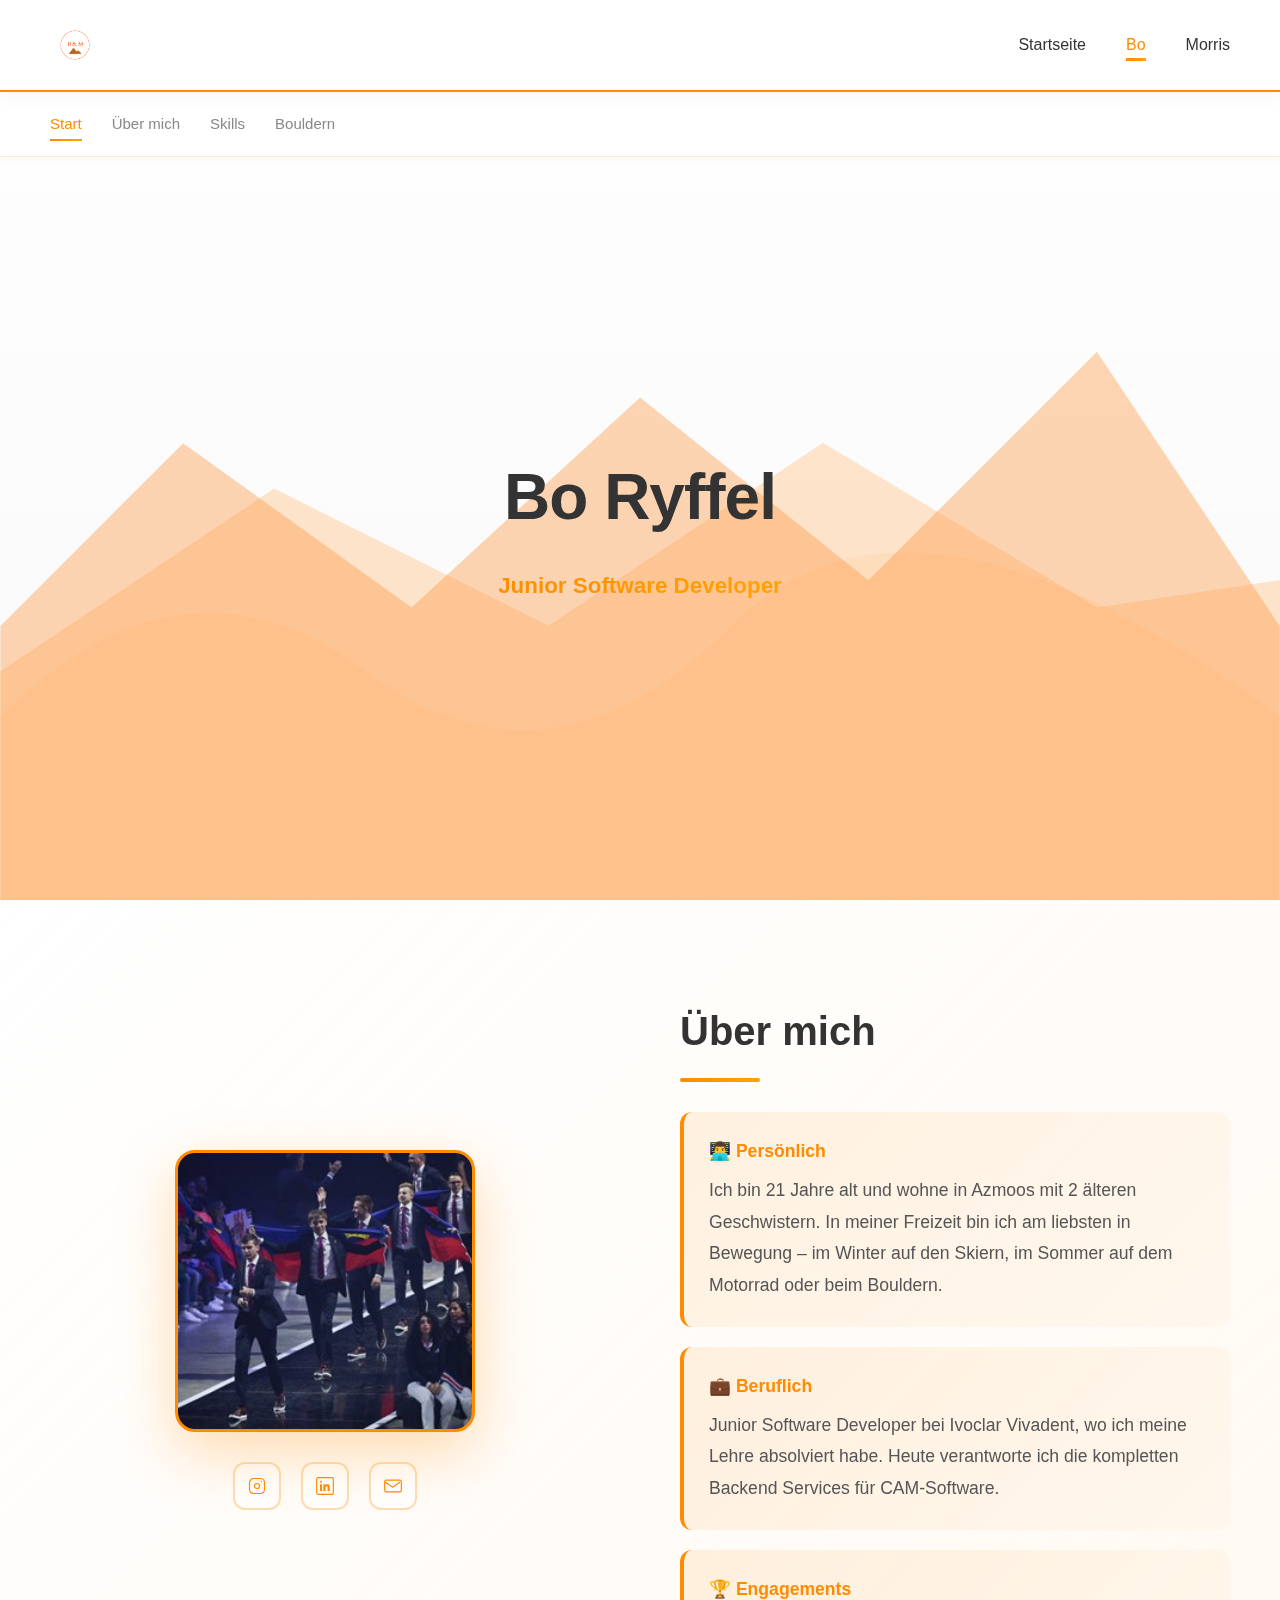
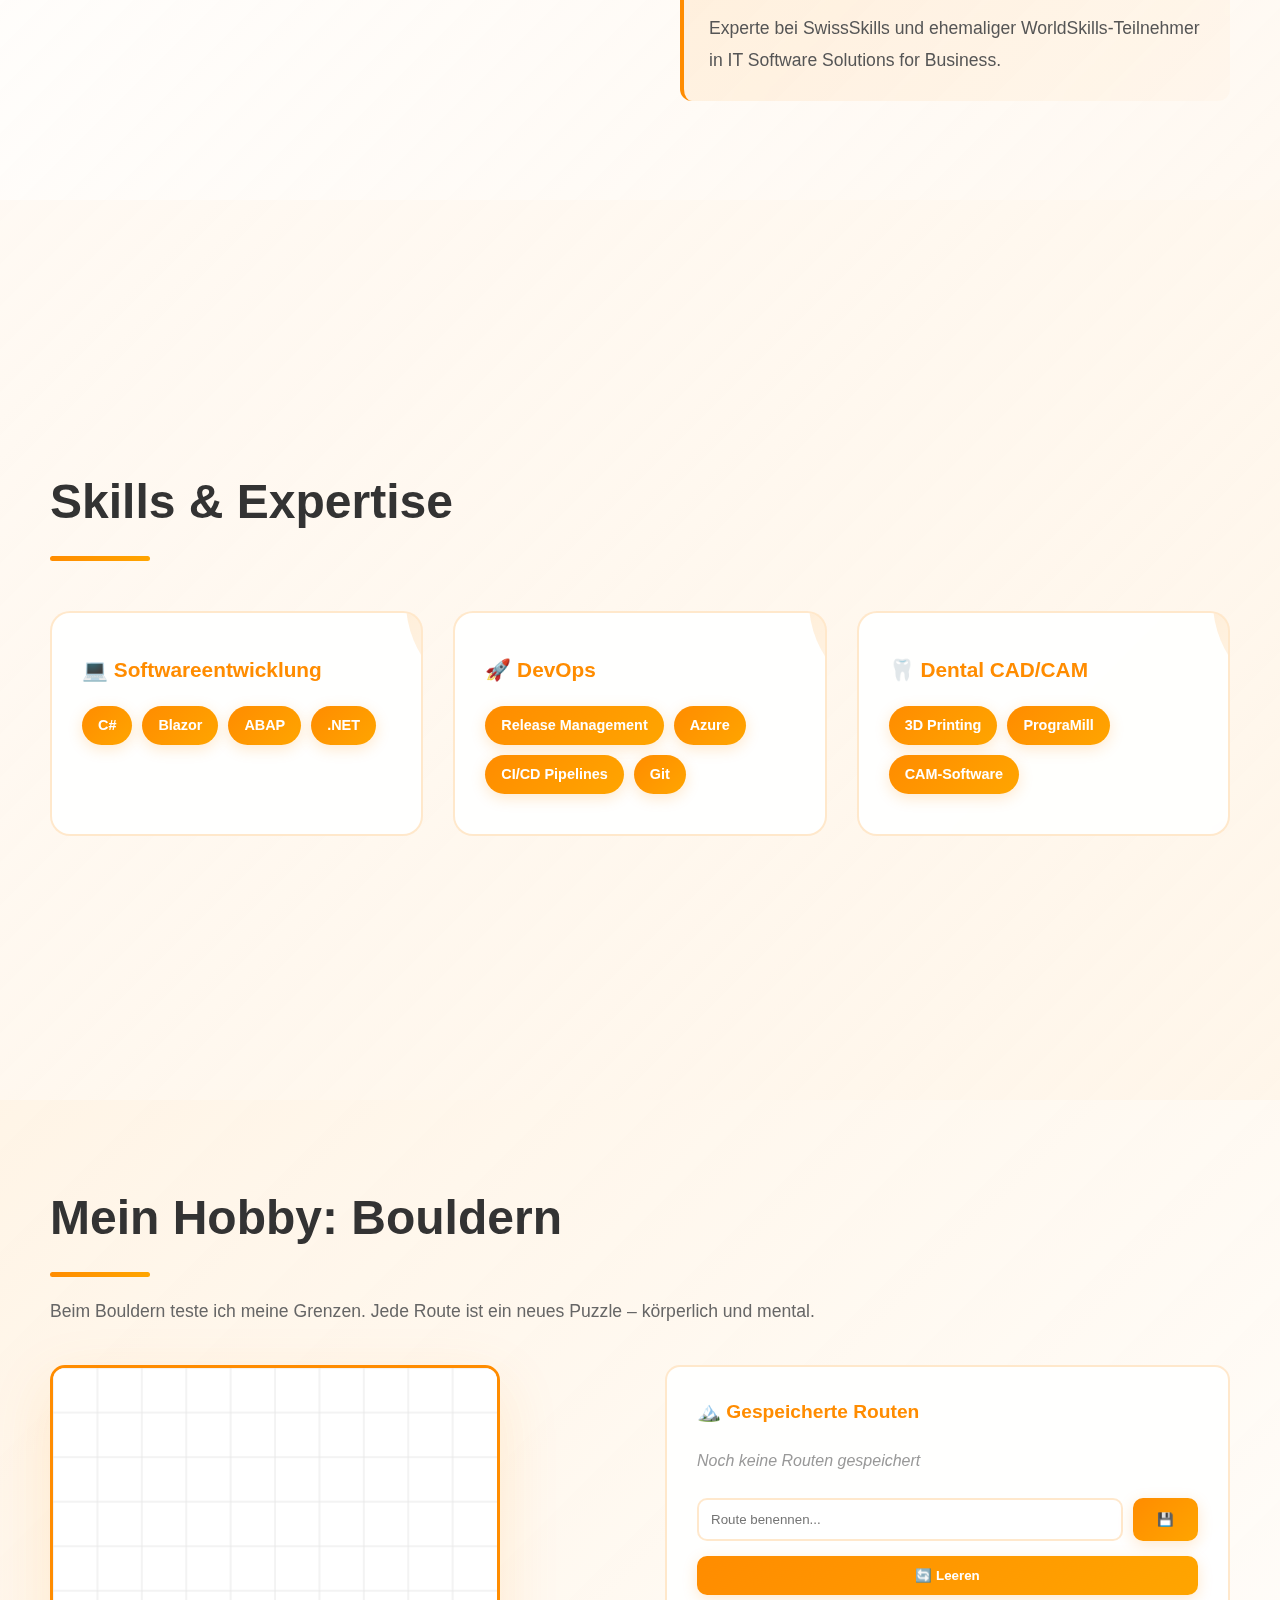
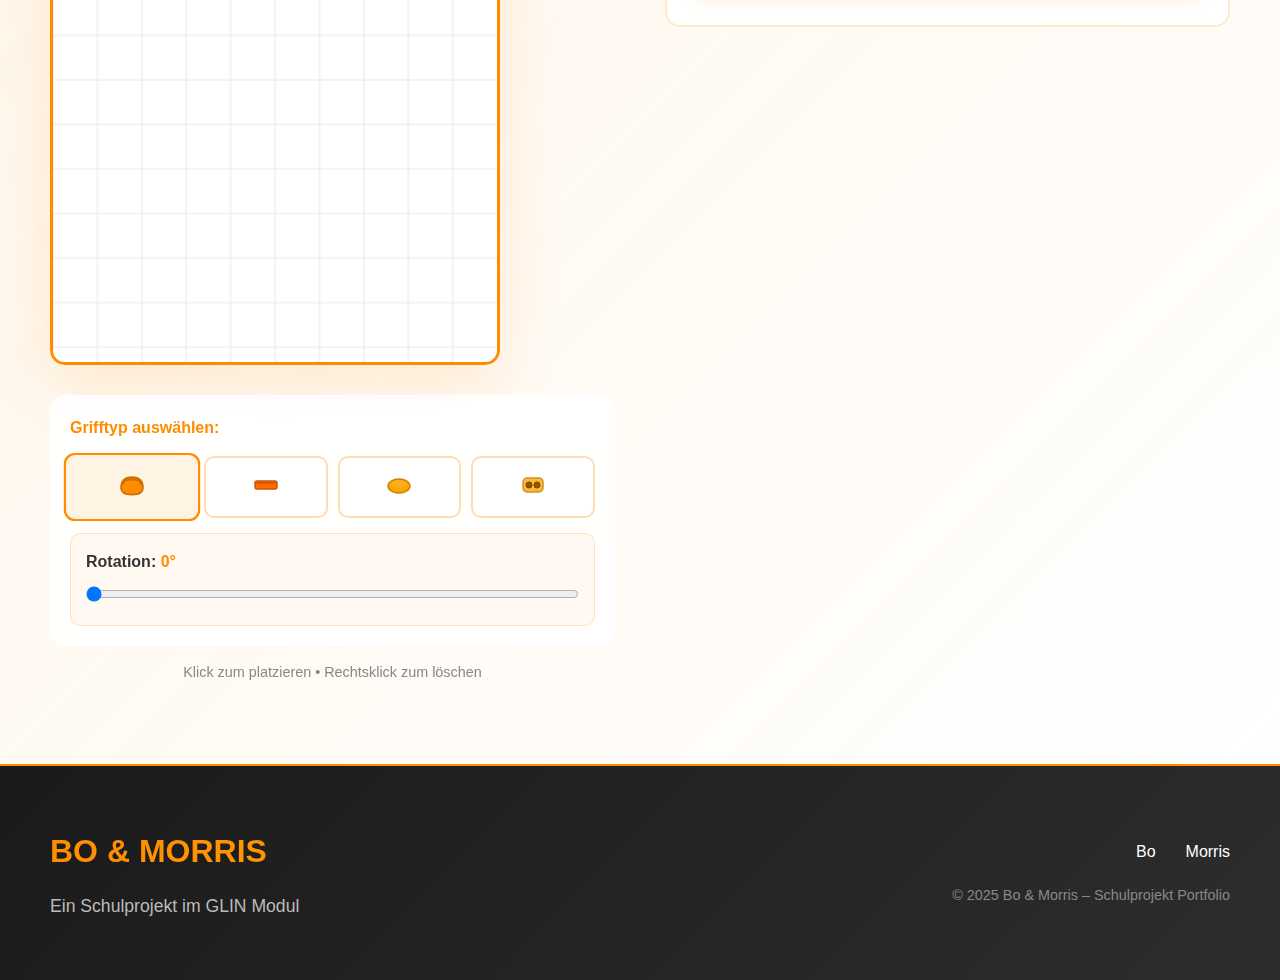
<file: src/pages/bo_portfolio.html>
<!DOCTYPE html>
<html lang="de">
<head>
    <meta charset="UTF-8">
    <meta name="viewport" content="width=device-width, initial-scale=1.0">
    <meta name="author" content="Morris Deiss, Bo Ryffel">
    <meta name="date" content="2025-12-19">
    <meta name="keywords" content="Bo Ryffel, Portfolio, Software Developer, Ivoclar, Applikationsentwickler, DevOps, C#, Blazor, Bouldern, GLIN">
    <meta name="description" content="Portfolio von Bo Ryffel - Junior Software Developer bei Ivoclar. Entdecken Sie meine Projekte, Skills in Softwareentwicklung und DevOps sowie meine Leidenschaft fürs Bouldern.">
    <title>Bo - Portfolio</title>
    <link rel="stylesheet" href="../styles.css">
</head>
<body>
    <div class="parallax-container">
        <div class="mountain mountain-1"></div>
        <div class="mountain mountain-2"></div>
        <div class="mountain mountain-3"></div>
    </div>

    <nav>
        <img src="../images/Logo_rund.png" class="logo-img" alt="Logo">
        <ul class="nav-links">
            <li><a href="../../index.html">Startseite</a></li>
            <li><a href="bo_portfolio.html" class="active">Bo</a></li>
            <li><a href="morris_portfolio.html">Morris</a></li>
        </ul>
    </nav>

    <div class="portfolio-nav">
        <a href="#hero" class="active">Start</a>
        <a href="#about">Über mich</a>
        <a href="#skills">Skills</a>
        <a href="#hobby">Bouldern</a>
    </div>

    <section id="hero" class="intro-section">
        <div id="text-wrapper">
            <h1>Bo Ryffel</h1>
            <p>Junior Software Developer</p>
        </div>
    </section>

    <section id="about" class="content-section">
        <div class="section-content">
            <div class="about-container">
                <div class="about-visual">
                    <div class="about-image-container">
                        <img src="../images/Bo_Hauptseite.jpg" alt="Bo Ryffel">
                    </div>
                    
                    <div class="social-links">
                        <a href="https://www.instagram.com/boryffel/" class="social-btn instagram" aria-label="Instagram" target="_blank" rel="noopener">
                            <svg width="20" height="20" viewBox="0 0 24 24" fill="none" xmlns="http://www.w3.org/2000/svg">
                                <rect x="3" y="3" width="18" height="18" rx="5" stroke="currentColor" stroke-width="1.4"/>
                                <circle cx="12" cy="12" r="3" stroke="currentColor" stroke-width="1.4"/>
                                <circle cx="17.5" cy="6.5" r="0.8" fill="currentColor"/>
                            </svg>
                        </a>
                        <a href="https://www.linkedin.com/in/bo-ryffel-9255a4267?utm_source=share_via&utm_content=profile&utm_medium=member_android" class="social-btn linkedin" aria-label="LinkedIn" target="_blank" rel="noopener">
                            <svg width="20" height="20" viewBox="0 0 24 24" fill="none" xmlns="http://www.w3.org/2000/svg">
                                <rect x="2" y="2" width="20" height="20" rx="2" stroke="currentColor" stroke-width="1.4"/>
                                <rect x="6" y="10" width="2.5" height="8" fill="currentColor"/>
                                <path d="M10 10h2.4v1.1h.03c.33-.62 1.14-1.2 2.35-1.2 2.52 0 2.99 1.66 2.99 3.82V18h-2.6v-3.6c0-.86-.02-1.97-1.2-1.97-1.2 0-1.38.94-1.38 1.9V18H10V10z" fill="currentColor"/>
                                <circle cx="7.3" cy="7" r="1.2" fill="currentColor"/>
                            </svg>
                        </a>
                        <a href="mailto:bo.ryffel@outlook.com" class="social-btn outlook" aria-label="E-Mail" target="_self">
                            <svg width="20" height="20" viewBox="0 0 24 24" fill="none" xmlns="http://www.w3.org/2000/svg">
                                <rect x="2" y="5" width="20" height="14" rx="2" stroke="currentColor" stroke-width="1.4"/>
                                <path d="M3 7.5l8.5 6L20 7.5" stroke="currentColor" stroke-width="1.4" stroke-linecap="round" stroke-linejoin="round"/>
                            </svg>
                        </a>
                    </div>
                </div>
                <div class="about-text">
                    <h2>Über mich</h2>
                    
                    <div class="about-grid">
                        <div class="about-card">
                            <h4>👨‍💻 Persönlich</h4>
                            <p>Ich bin 21 Jahre alt und wohne in Azmoos mit 2 älteren Geschwistern. In meiner Freizeit bin ich am liebsten in Bewegung – im Winter auf den Skiern, im Sommer auf dem Motorrad oder beim Bouldern.</p>
                        </div>
                        <div class="about-card">
                            <h4>💼 Beruflich</h4>
                            <p>Junior Software Developer bei Ivoclar Vivadent, wo ich meine Lehre absolviert habe. Heute verantworte ich die kompletten Backend Services für CAM-Software.</p>
                        </div>
                        <div class="about-card">
                            <h4>🏆 Engagements</h4>
                            <p>Experte bei SwissSkills und ehemaliger WorldSkills-Teilnehmer in IT Software Solutions for Business.</p>
                        </div>
                    </div>
                </div>
            </div>
        </div>
    </section>

    <section id="skills" class="content-section">
        <div class="section-content">
            <h2 class="skills-title">Skills & Expertise</h2>
            <div class="skills-grid">
                <div class="skill-card">
                    <h3>💻 Softwareentwicklung</h3>
                    <div class="skill-list">
                        <span class="skill-tag">C#</span>
                        <span class="skill-tag">Blazor</span>
                        <span class="skill-tag">ABAP</span>
                        <span class="skill-tag">.NET</span>
                    </div>
                </div>
                <div class="skill-card">
                    <h3>🚀 DevOps</h3>
                    <div class="skill-list">
                        <span class="skill-tag">Release Management</span>
                        <span class="skill-tag">Azure</span>
                        <span class="skill-tag">CI/CD Pipelines</span>
                        <span class="skill-tag">Git</span>
                    </div>
                </div>
                <div class="skill-card">
                    <h3>🦷 Dental CAD/CAM</h3>
                    <div class="skill-list">
                        <span class="skill-tag">3D Printing</span>
                        <span class="skill-tag">PrograMill</span>
                        <span class="skill-tag">CAM-Software</span>
                    </div>
                </div>
            </div>
        </div>
    </section>

    <section id="hobby" class="content-section">
        <div class="section-content">
            <h2 class="hobby-title">Mein Hobby: Bouldern</h2>
            <p class="hobby-desc">Beim Bouldern teste ich meine Grenzen. Jede Route ist ein neues Puzzle – körperlich und mental.</p>
            
            <div class="hobby-container">
                <div class="canvas-wrapper">
                    <canvas id="boulderCanvas" width="450" height="600"></canvas>
                    <div class="grip-selector">
                        <h4>Grifftyp auswählen:</h4>
                        <div class="grip-buttons">
                            <button class="grip-btn active" data-grip="jug" title="Jug - Henkel">
                                <svg width="28" height="28" viewBox="0 0 28 28">
                                    <path d="M4 18 Q4 8 14 8 Q24 8 24 18 Q24 24 14 24 Q4 24 4 18 Z" fill="#ff8c00" stroke="#cc7000" stroke-width="1.5"/>
                                    <path d="M6 14 Q6 10 14 10 Q22 10 22 14" fill="none" stroke="#cc7000" stroke-width="2" stroke-linecap="round"/>
                                </svg>
                            </button>
                            <button class="grip-btn" data-grip="crimp" title="Crimp - Leiste">
                                <svg width="28" height="28" viewBox="0 0 28 28">
                                    <rect x="3" y="11" width="22" height="8" rx="2" fill="#ff6b00" stroke="#cc5500" stroke-width="1.5"/>
                                    <line x1="5" y1="13" x2="23" y2="13" stroke="#cc5500" stroke-width="1.5" stroke-linecap="round"/>
                                </svg>
                            </button>
                            <button class="grip-btn" data-grip="sloper" title="Sloper - Aufleger">
                                <svg width="28" height="28" viewBox="0 0 28 28">
                                    <ellipse cx="14" cy="16" rx="11" ry="7" fill="#ffa500" stroke="#cc8400" stroke-width="1.5"/>
                                    <ellipse cx="14" cy="14" rx="8" ry="4" fill="#ffb833" opacity="0.5"/>
                                </svg>
                            </button>
                            <button class="grip-btn" data-grip="pocket" title="Pocket - Loch">
                                <svg width="28" height="28" viewBox="0 0 28 28">
                                    <rect x="4" y="8" width="20" height="14" rx="4" fill="#ffb733" stroke="#cc9229" stroke-width="1.5"/>
                                    <circle cx="10" cy="15" r="3" fill="#8b5a00" stroke="#6b4500" stroke-width="1"/>
                                    <circle cx="18" cy="15" r="3" fill="#8b5a00" stroke="#6b4500" stroke-width="1"/>
                                </svg>
                            </button>
                        </div>
                        <div class="rotation-control">
                            <label>Rotation: <span class="rotation-value">0°</span></label>
                            <input type="range" min="0" max="360" value="0" class="rotation-slider">
                        </div>
                    </div>
                    <p class="canvas-hint">Klick zum platzieren • Rechtsklick zum löschen</p>
                </div>
                <div class="routes-panel">
                    <h4>🏔️ Gespeicherte Routen</h4>
                    <div id="routesList">
                        <p style="color: #999; font-style: italic;">Noch keine Routen gespeichert</p>
                    </div>
                    <div class="route-input-group">
                        <input type="text" id="routeName" placeholder="Route benennen...">
                        <button id="saveRoute" class="control-btn">💾</button>
                    </div>
                    <button id="clearCanvas" class="control-btn clear-btn">🔄 Leeren</button>
                </div>
            </div>
        </div>
    </section>

    <footer>
        <div class="footer-content">
            <div class="footer-center">
                <div class="footer-logo">BO & MORRIS</div>
                <p>Ein Schulprojekt im GLIN Modul</p>
            </div>
            <div class="footer-right">
                <div class="footer-links">
                    <a href="bo_portfolio.html">Bo</a>
                    <a href="morris_portfolio.html">Morris</a>
                </div>
                <p class="copyright">© 2025 Bo & Morris – Schulprojekt Portfolio</p>
            </div>
        </div>
    </footer>

    <script>
        const parallaxContainer = document.querySelector('.parallax-container');
        const mountains = document.querySelectorAll('.mountain');

        window.addEventListener('scroll', () => {
            const scrollY = window.pageYOffset;
            mountains.forEach((mountain, index) => {
                const speed = 0.5 + (index * 0.1);
                mountain.style.transform = `translateY(${scrollY * speed}px)`;
            });
        });

        document.querySelectorAll('a[href^="#"]').forEach(anchor => {
            anchor.addEventListener('click', function (e) {
                e.preventDefault();
                const target = document.querySelector(this.getAttribute('href'));
                if (target) {
                    target.scrollIntoView({ behavior: 'smooth' });
                }
            });
        });

        window.addEventListener('scroll', () => {
            let current = '';
            document.querySelectorAll('section').forEach(section => {
                const sectionTop = section.offsetTop;
                if (pageYOffset >= sectionTop - 300) {
                    current = section.getAttribute('id');
                }
            });

            document.querySelectorAll('.portfolio-nav a').forEach(link => {
                link.classList.remove('active');
                if (link.getAttribute('href') === '#' + current) {
                    link.classList.add('active');
                }
            });
        });

        const canvas = document.getElementById('boulderCanvas');
        const ctx = canvas.getContext('2d');
        let holds = [];
        let routes = JSON.parse(localStorage.getItem('boulderRoutes')) || [];
        let selectedGrip = 'jug';
        let selectedRotation = 0;

        const GRIP_TYPES = {
            jug: { color: '#ff8c00', size: 20 },
            crimp: { color: '#ff6b00', size: 16 },
            sloper: { color: '#ffa500', size: 22 },
            pocket: { color: '#ffb733', size: 18 }
        };

        document.querySelectorAll('.grip-btn').forEach(btn => {
            btn.addEventListener('click', function() {
                document.querySelectorAll('.grip-btn').forEach(b => b.classList.remove('active'));
                this.classList.add('active');
                selectedGrip = this.dataset.grip;
                document.querySelector('.rotation-slider').value = 0;
                selectedRotation = 0;
                updateRotationDisplay();
            });
        });

        document.querySelector('.rotation-slider').addEventListener('input', function() {
            selectedRotation = parseInt(this.value);
            updateRotationDisplay();
        });

        function updateRotationDisplay() {
            document.querySelector('.rotation-value').textContent = selectedRotation + '°';
        }

        function drawGrip(x, y, type, rotation) {
            const gripData = GRIP_TYPES[type];
            const size = gripData.size;

            ctx.save();
            ctx.translate(x, y);
            ctx.rotate((rotation * Math.PI) / 180);

            switch(type) {
                case 'jug':
                    ctx.fillStyle = gripData.color;
                    ctx.beginPath();
                    ctx.moveTo(-size, size * 0.3);
                    ctx.quadraticCurveTo(-size, -size * 0.8, 0, -size * 0.8);
                    ctx.quadraticCurveTo(size, -size * 0.8, size, size * 0.3);
                    ctx.quadraticCurveTo(size, size, 0, size);
                    ctx.quadraticCurveTo(-size, size, -size, size * 0.3);
                    ctx.closePath();
                    ctx.fill();
                    ctx.strokeStyle = '#cc7000';
                    ctx.lineWidth = 2;
                    ctx.stroke();
                    ctx.beginPath();
                    ctx.moveTo(-size * 0.7, -size * 0.3);
                    ctx.quadraticCurveTo(0, -size * 0.5, size * 0.7, -size * 0.3);
                    ctx.strokeStyle = '#cc7000';
                    ctx.lineWidth = 2.5;
                    ctx.stroke();
                    break;
                
                case 'crimp':
                    ctx.fillStyle = gripData.color;
                    ctx.beginPath();
                    ctx.roundRect(-size * 1.2, -size * 0.4, size * 2.4, size * 0.9, 3);
                    ctx.fill();
                    ctx.strokeStyle = '#cc5500';
                    ctx.lineWidth = 1.5;
                    ctx.stroke();
                    ctx.beginPath();
                    ctx.moveTo(-size, -size * 0.2);
                    ctx.lineTo(size, -size * 0.2);
                    ctx.strokeStyle = '#cc5500';
                    ctx.lineWidth = 2;
                    ctx.stroke();
                    break;
                
                case 'sloper':
                    ctx.fillStyle = gripData.color;
                    ctx.beginPath();
                    ctx.ellipse(0, 0, size * 1.3, size * 0.8, 0, 0, Math.PI * 2);
                    ctx.fill();
                    ctx.strokeStyle = '#cc8400';
                    ctx.lineWidth = 2;
                    ctx.stroke();
                    ctx.fillStyle = 'rgba(255, 255, 255, 0.3)';
                    ctx.beginPath();
                    ctx.ellipse(-size * 0.3, -size * 0.2, size * 0.6, size * 0.35, -0.3, 0, Math.PI * 2);
                    ctx.fill();
                    break;
                
                case 'pocket':
                    ctx.fillStyle = gripData.color;
                    ctx.beginPath();
                    ctx.roundRect(-size * 1.1, -size * 0.7, size * 2.2, size * 1.4, 5);
                    ctx.fill();
                    ctx.strokeStyle = '#cc9229';
                    ctx.lineWidth = 1.5;
                    ctx.stroke();
                    ctx.fillStyle = '#6b4500';
                    ctx.beginPath();
                    ctx.arc(-size * 0.4, 0, size * 0.35, 0, Math.PI * 2);
                    ctx.fill();
                    ctx.beginPath();
                    ctx.arc(size * 0.4, 0, size * 0.35, 0, Math.PI * 2);
                    ctx.fill();
                    ctx.strokeStyle = '#4a3000';
                    ctx.lineWidth = 1;
                    ctx.beginPath();
                    ctx.arc(-size * 0.4, 0, size * 0.35, 0, Math.PI * 2);
                    ctx.stroke();
                    ctx.beginPath();
                    ctx.arc(size * 0.4, 0, size * 0.35, 0, Math.PI * 2);
                    ctx.stroke();
                    break;
            }

            ctx.restore();
        }

        function drawCanvas() {
            ctx.fillStyle = '#ffffff';
            ctx.fillRect(0, 0, canvas.width, canvas.height);
            
            ctx.strokeStyle = '#e8e8e8';
            ctx.lineWidth = 1;
            for (let i = 0; i < canvas.width; i += 45) {
                ctx.beginPath();
                ctx.moveTo(i, 0);
                ctx.lineTo(i, canvas.height);
                ctx.stroke();
            }
            for (let i = 0; i < canvas.height; i += 45) {
                ctx.beginPath();
                ctx.moveTo(0, i);
                ctx.lineTo(canvas.width, i);
                ctx.stroke();
            }
            
            holds.forEach((hold) => {
                drawGrip(hold.x, hold.y, hold.type, hold.rotation);
            });
        }

        canvas.addEventListener('click', (e) => {
            const rect = canvas.getBoundingClientRect();
            const scaleX = canvas.width / rect.width;
            const scaleY = canvas.height / rect.height;
            const x = (e.clientX - rect.left) * scaleX;
            const y = (e.clientY - rect.top) * scaleY;
            holds.push({ x, y, type: selectedGrip, rotation: selectedRotation });
            drawCanvas();
        });

        canvas.addEventListener('contextmenu', (e) => {
            e.preventDefault();
            const rect = canvas.getBoundingClientRect();
            const scaleX = canvas.width / rect.width;
            const scaleY = canvas.height / rect.height;
            const x = (e.clientX - rect.left) * scaleX;
            const y = (e.clientY - rect.top) * scaleY;
            
            holds = holds.filter(hold => {
                const dist = Math.sqrt((hold.x - x) ** 2 + (hold.y - y) ** 2);
                return dist > 30;
            });
            drawCanvas();
        });

        document.getElementById('saveRoute').addEventListener('click', () => {
            const name = document.getElementById('routeName').value.trim();
            if (!name) {
                alert('Bitte gib der Route einen Namen!');
                return;
            }
            if (holds.length < 2) {
                alert('Mindestens 2 Griffe erforderlich!');
                return;
            }
            
            const route = {
                id: Date.now(),
                name: name,
                holds: [...holds],
                difficulty: estimateDifficulty(holds.length)
            };
            
            routes.push(route);
            localStorage.setItem('boulderRoutes', JSON.stringify(routes));
            document.getElementById('routeName').value = '';
            holds = [];
            drawCanvas();
            updateRoutesList();
        });

        document.getElementById('clearCanvas').addEventListener('click', () => {
            holds = [];
            drawCanvas();
        });

        function estimateDifficulty(gripCount) {
            if (gripCount < 5) return '🟢 Einfach';
            if (gripCount < 10) return '🟡 Mittel';
            if (gripCount < 15) return '🟠 Schwer';
            return '🔴 Sehr schwer';
        }

        function updateRoutesList() {
            const list = document.getElementById('routesList');
            if (routes.length === 0) {
                list.innerHTML = '<p style="color: #999; font-style: italic;">Noch keine Routen gespeichert</p>';
                return;
            }
            
            list.innerHTML = routes.map((route, index) => `
                <div class="route-item">
                    <div>
                        <strong>${route.name}</strong>
                        <p>${route.difficulty} • ${route.holds.length} Griffe</p>
                    </div>
                    <div class="route-buttons">
                        <button class="route-btn route-btn-load" onclick="window.loadRoute(${index})">Laden</button>
                        <button class="route-btn route-btn-delete" onclick="window.deleteRoute(${index})">✕</button>
                    </div>
                </div>
            `).join('');
        }

        function loadRoute(index) {
            holds = JSON.parse(JSON.stringify(routes[index].holds));
            document.getElementById('routeName').value = routes[index].name;
            drawCanvas();
        }

        function deleteRoute(index) {
            if (confirm('Route wirklich löschen?')) {
                routes.splice(index, 1);
                localStorage.setItem('boulderRoutes', JSON.stringify(routes));
                updateRoutesList();
            }
        }

        window.loadRoute = loadRoute;
        window.deleteRoute = deleteRoute;

        drawCanvas();
        updateRoutesList();
    </script>
</body>
</html>
</file>
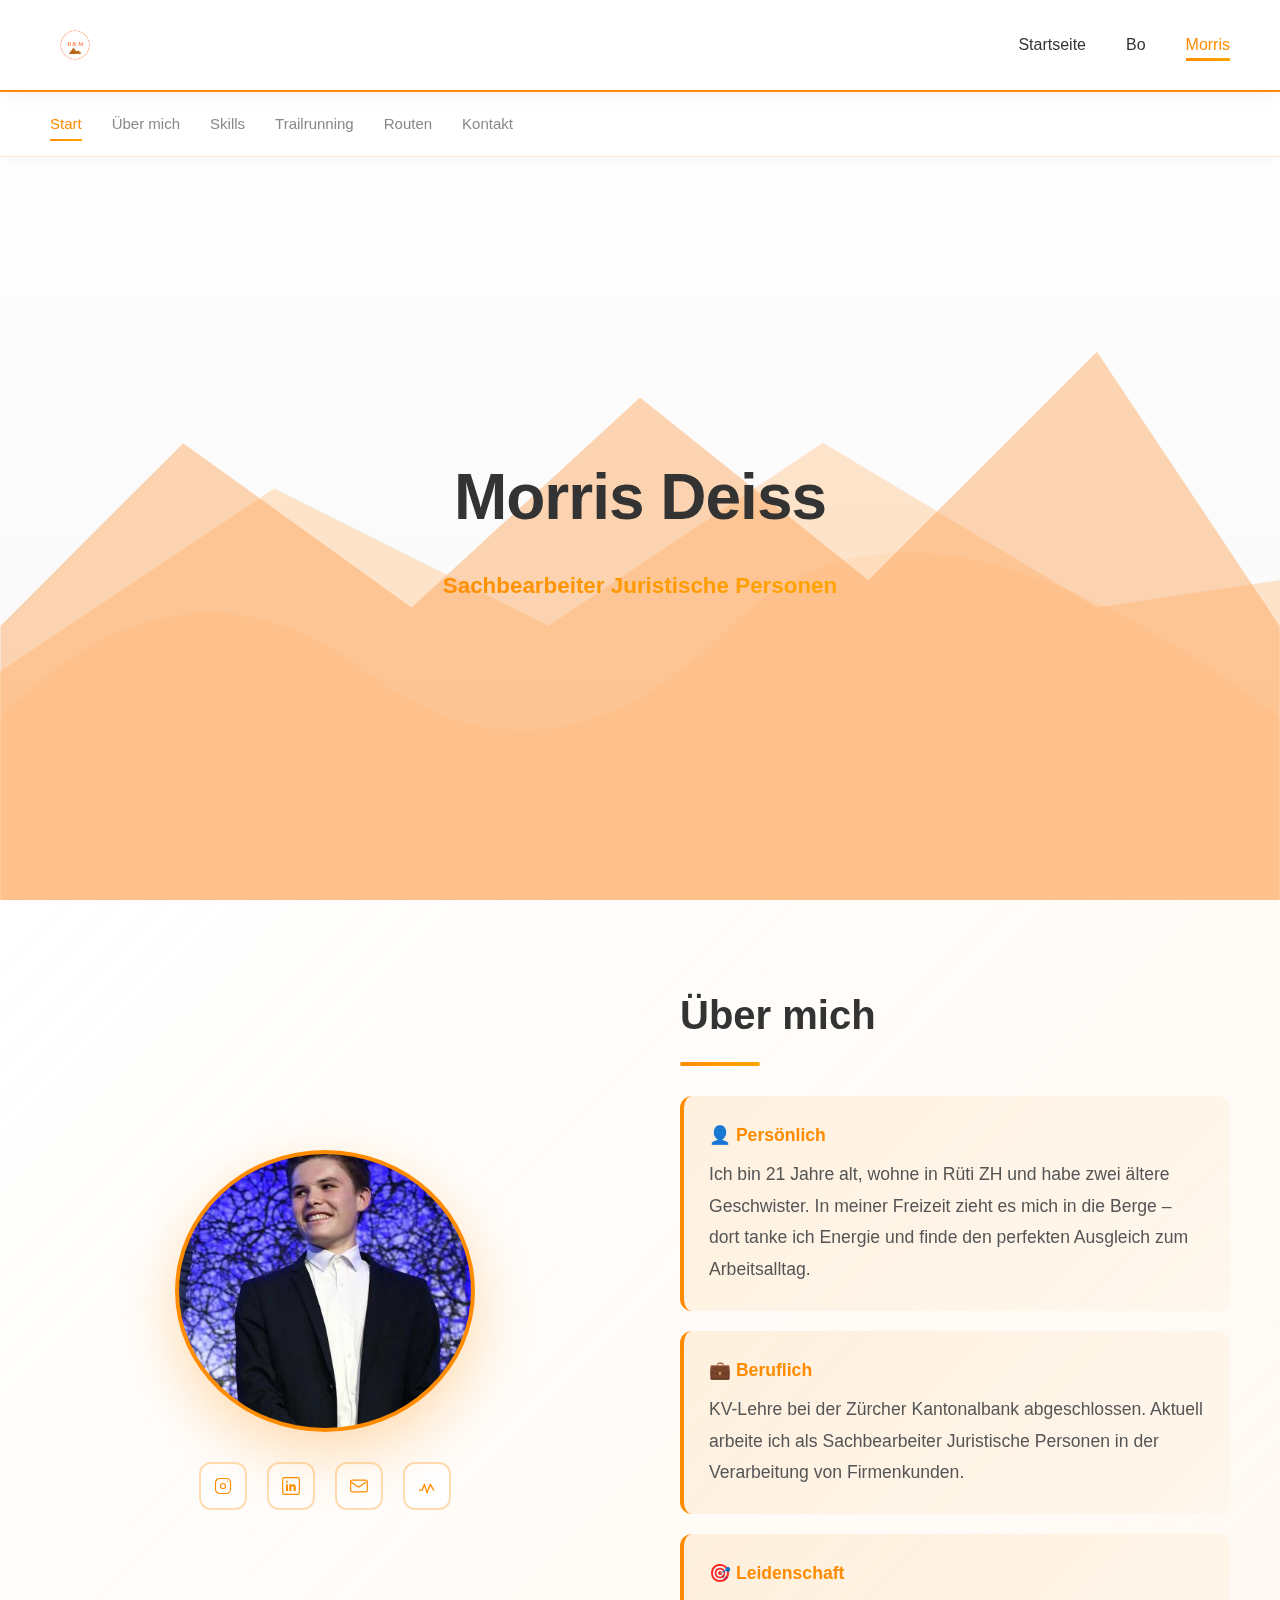
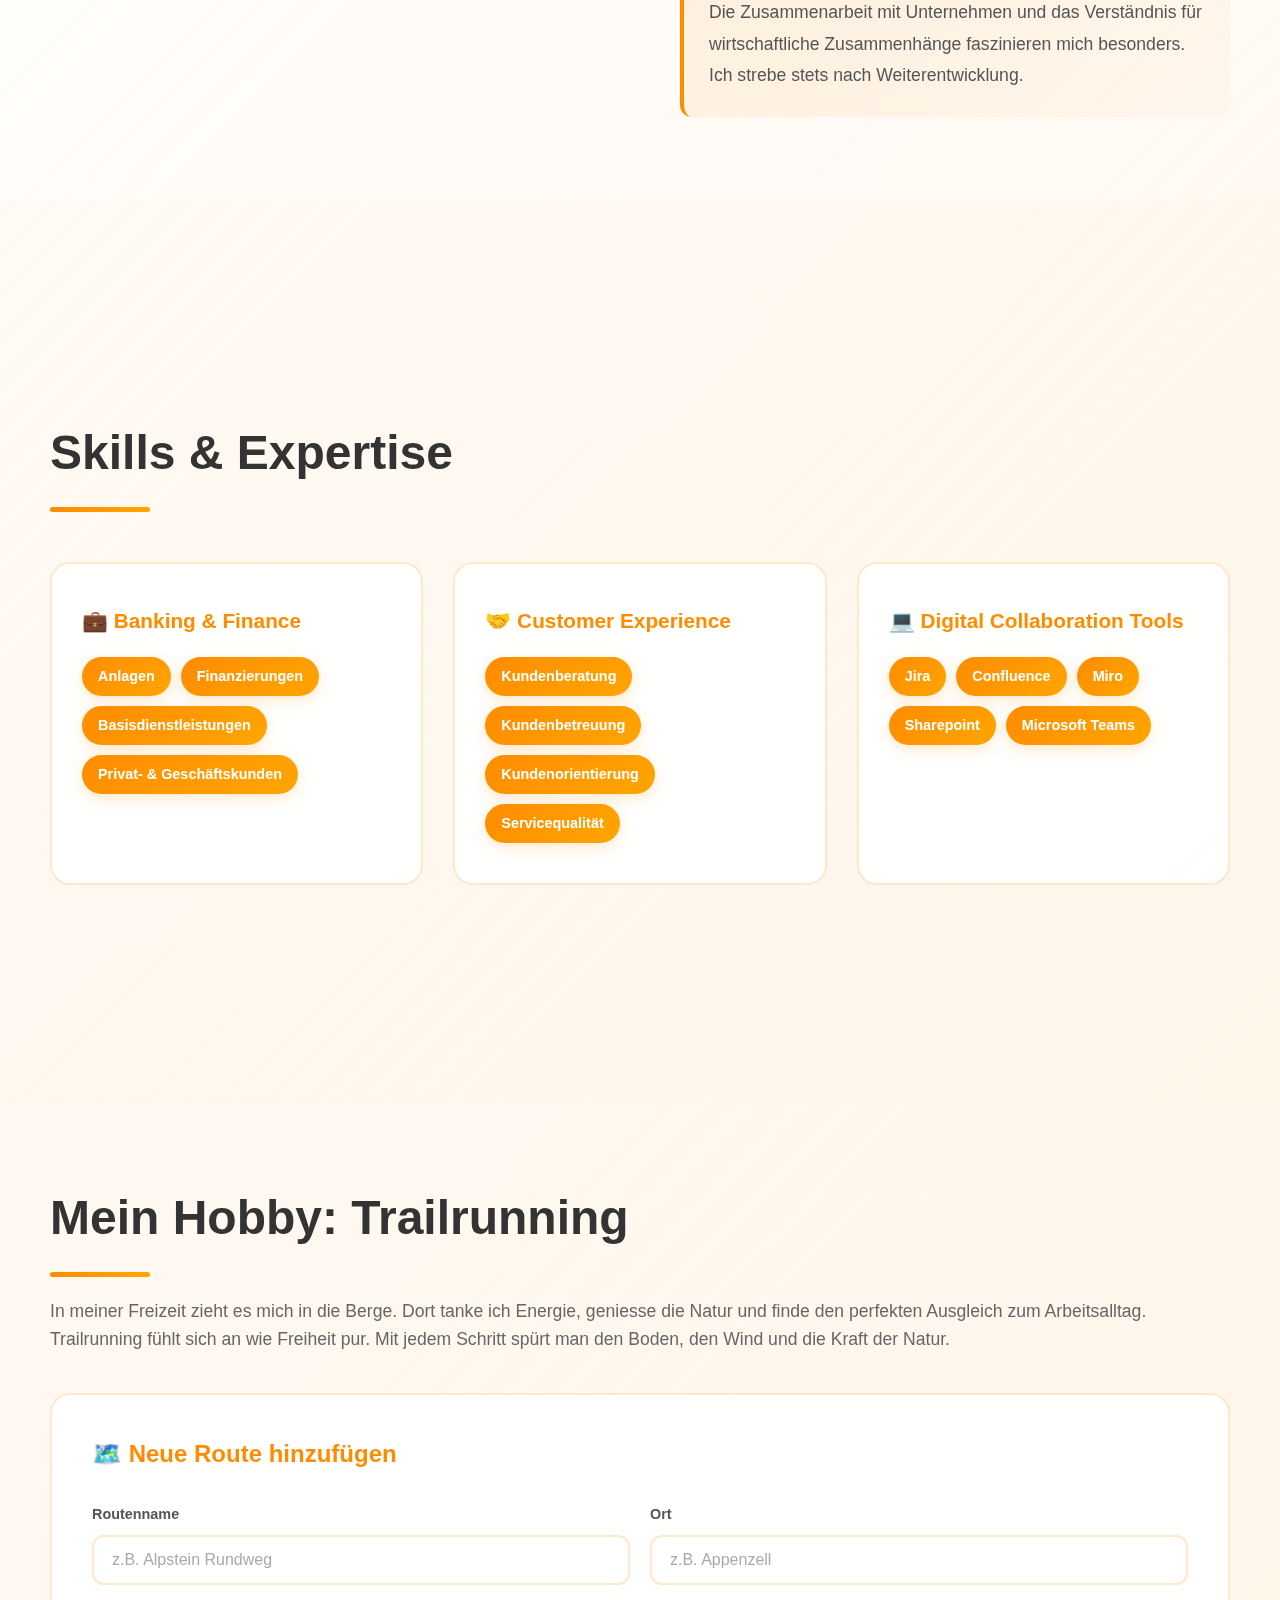
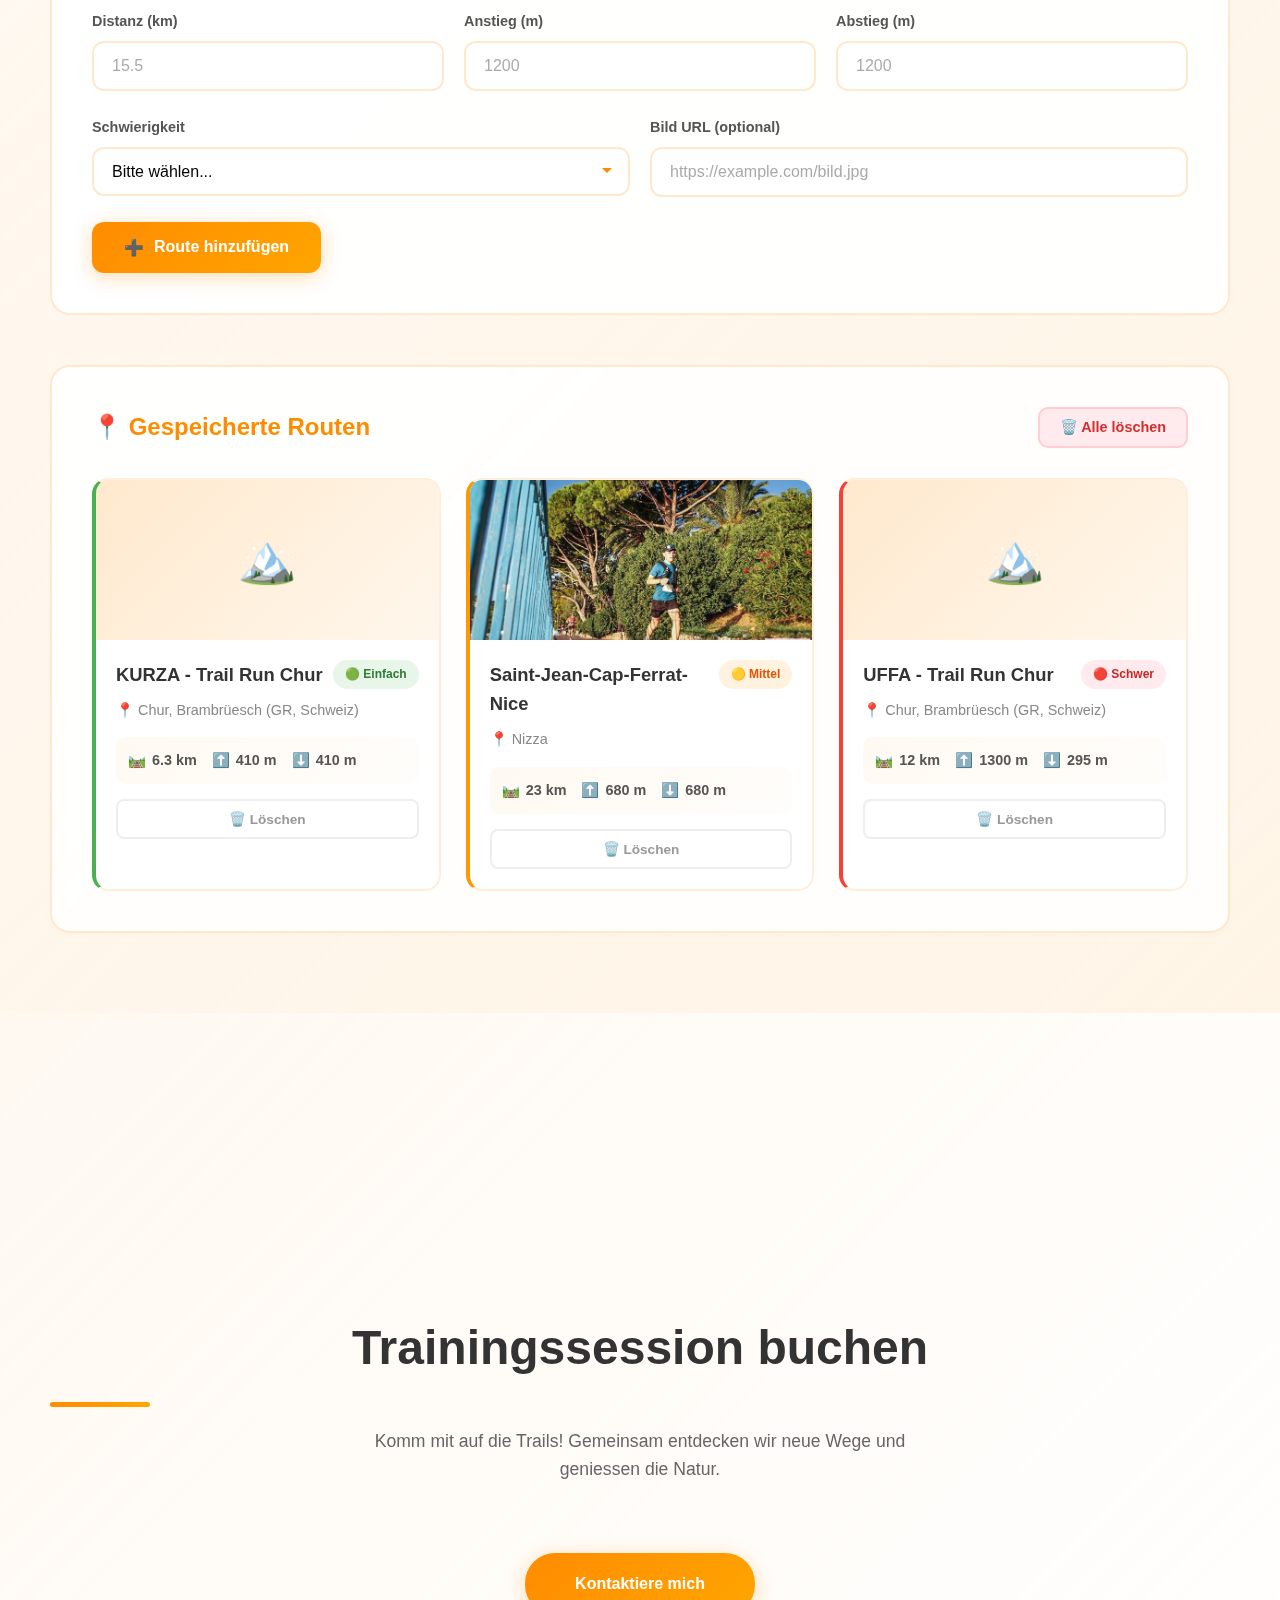
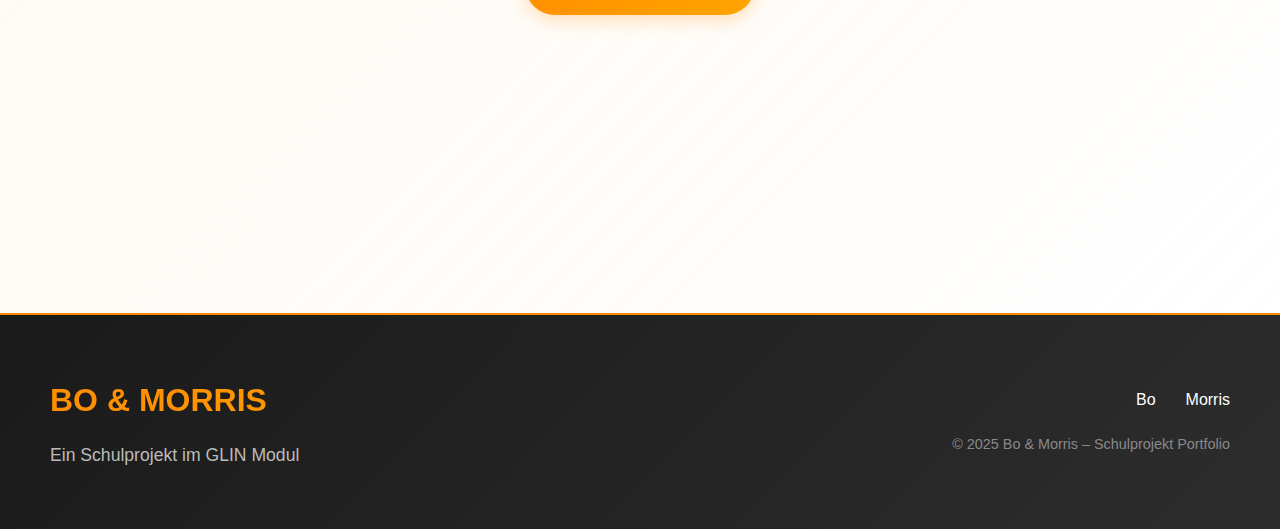
<file: src/pages/morris_portfolio.html>
<!DOCTYPE html>
<html lang="de">
<head>
    <meta charset="UTF-8">
    <meta name="viewport" content="width=device-width, initial-scale=1.0">
    <meta name="author" content="Morris Deiss, Bo Ryffel">
    <meta name="date" content="2025-12-19">
    <meta name="keywords" content="Morris Deiss, Portfolio, Banker, Zürcher Kantonalbank, Trailrunning, Sachbearbeiter, Juristische Personen, GLIN">
    <meta name="description" content="Portfolio von Morris Deiss - Sachbearbeiter Juristische Personen bei der Zürcher Kantonalbank. Entdecken Sie meine Skills, Erfahrungen und meine Leidenschaft für Trailrunning.">
    <title>Morris - Portfolio</title>
    <link rel="stylesheet" href="../styles.css">
</head>
<body>
    <div class="parallax-container">
        <div class="mountain mountain-1"></div>
        <div class="mountain mountain-2"></div>
        <div class="mountain mountain-3"></div>
    </div>

    <nav>
        <img src="../images/Logo_rund.png" class="logo-img" alt="Logo">
        <ul class="nav-links">
            <li><a href="../../index.html">Startseite</a></li>
            <li><a href="bo_portfolio.html">Bo</a></li>
            <li><a href="morris_portfolio.html" class="active">Morris</a></li>
        </ul>
    </nav>

    <div class="portfolio-nav">
        <a href="#hero" class="active">Start</a>
        <a href="#about">Über mich</a>
        <a href="#skills">Skills</a>
        <a href="#hobby">Trailrunning</a>
        <a href="#routes">Routen</a>
        <a href="#contact">Kontakt</a>
    </div>

    <section id="hero" class="intro-section">
        <div id="text-wrapper">
            <h1>Morris Deiss</h1>
            <p>Sachbearbeiter Juristische Personen</p>
        </div>
    </section>

    <section id="about" class="content-section">
        <div class="section-content">
            <div class="about-container">
                <div class="about-visual">
                    <div class="about-image-container circular">
                        <img src="../images/Mo_Hauptseite.jpg" alt="Morris">
                    </div>
                    
                    <!-- Social Links -->
                    <div class="social-links">
                        <a href="https://www.instagram.com/_morris.d?igsh=cHUxZmw1Y3BqYnlp&utm_source=qr" class="social-btn instagram" aria-label="Instagram" target="_blank" rel="noopener">
                            <svg width="20" height="20" viewBox="0 0 24 24" fill="none" xmlns="http://www.w3.org/2000/svg">
                                <rect x="3" y="3" width="18" height="18" rx="5" stroke="currentColor" stroke-width="1.4"/>
                                <circle cx="12" cy="12" r="3" stroke="currentColor" stroke-width="1.4"/>
                                <circle cx="17.5" cy="6.5" r="0.8" fill="currentColor"/>
                            </svg>
                        </a>
                        <a href="https://www.linkedin.com/in/morris-deiss-18256a228?utm_source=share&utm_campaign=share_via&utm_content=profile&utm_medium=ios_app" class="social-btn linkedin" aria-label="LinkedIn" target="_blank" rel="noopener">
                            <svg width="20" height="20" viewBox="0 0 24 24" fill="none" xmlns="http://www.w3.org/2000/svg">
                                <rect x="2" y="2" width="20" height="20" rx="2" stroke="currentColor" stroke-width="1.4"/>
                                <rect x="6" y="10" width="2.5" height="8" fill="currentColor"/>
                                <path d="M10 10h2.4v1.1h.03c.33-.62 1.14-1.2 2.35-1.2 2.52 0 2.99 1.66 2.99 3.82V18h-2.6v-3.6c0-.86-.02-1.97-1.2-1.97-1.2 0-1.38.94-1.38 1.9V18H10V10z" fill="currentColor"/>
                                <circle cx="7.3" cy="7" r="1.2" fill="currentColor"/>
                            </svg>
                        </a>
                        <a href="mailto:deissmorris@gmail.com" class="social-btn outlook" aria-label="E-Mail" target="_self">
                            <svg width="20" height="20" viewBox="0 0 24 24" fill="none" xmlns="http://www.w3.org/2000/svg">
                                <rect x="2" y="5" width="20" height="14" rx="2" stroke="currentColor" stroke-width="1.4"/>
                                <path d="M3 7.5l8.5 6L20 7.5" stroke="currentColor" stroke-width="1.4" stroke-linecap="round" stroke-linejoin="round"/>
                            </svg>
                        </a>
                        <a href="https://strava.app.link/aFLI0K76dZb" class="social-btn strava" aria-label="Strava" target="_blank" rel="noopener">
                            <svg width="20" height="20" viewBox="0 0 24 24" fill="none" xmlns="http://www.w3.org/2000/svg">
                                <path d="M3 17h3l3-7 3 10 4-10 4 7" stroke="currentColor" stroke-width="1.6" stroke-linecap="round" stroke-linejoin="round"/>
                            </svg>
                        </a>
                    </div>
                </div>
                <div class="about-text">
                    <h2>Über mich</h2>
                    
                    <div class="about-grid">
                        <div class="about-card">
                            <h4>👤 Persönlich</h4>
                            <p>Ich bin 21 Jahre alt, wohne in Rüti ZH und habe zwei ältere Geschwister. In meiner Freizeit zieht es mich in die Berge – dort tanke ich Energie und finde den perfekten Ausgleich zum Arbeitsalltag.</p>
                        </div>
                        <div class="about-card">
                            <h4>💼 Beruflich</h4>
                            <p>KV-Lehre bei der Zürcher Kantonalbank abgeschlossen. Aktuell arbeite ich als Sachbearbeiter Juristische Personen in der Verarbeitung von Firmenkunden.</p>
                        </div>
                        <div class="about-card">
                            <h4>🎯 Leidenschaft</h4>
                            <p>Die Zusammenarbeit mit Unternehmen und das Verständnis für wirtschaftliche Zusammenhänge faszinieren mich besonders. Ich strebe stets nach Weiterentwicklung.</p>
                        </div>
                    </div>
                </div>
            </div>
        </div>
    </section>

    <section id="skills" class="content-section">
        <div class="section-content">
            <h2 class="skills-title">Skills & Expertise</h2>
            <div class="skills-grid">
                <div class="skill-card">
                    <h3>💼 Banking & Finance</h3>
                    <div class="skill-list">
                        <span class="skill-tag">Anlagen</span>
                        <span class="skill-tag">Finanzierungen</span>
                        <span class="skill-tag">Basisdienstleistungen</span>
                        <span class="skill-tag">Privat- & Geschäftskunden</span>
                    </div>
                </div>
                <div class="skill-card">
                    <h3>🤝 Customer Experience</h3>
                    <div class="skill-list">
                        <span class="skill-tag">Kundenberatung</span>
                        <span class="skill-tag">Kundenbetreuung</span>
                        <span class="skill-tag">Kundenorientierung</span>
                        <span class="skill-tag">Servicequalität</span>
                    </div>
                </div>
                <div class="skill-card">
                    <h3>💻 Digital Collaboration Tools</h3>
                    <div class="skill-list">
                        <span class="skill-tag">Jira</span>
                        <span class="skill-tag">Confluence</span>
                        <span class="skill-tag">Miro</span>
                        <span class="skill-tag">Sharepoint</span>
                        <span class="skill-tag">Microsoft Teams</span>
                    </div>
                </div>
            </div>
        </div>
    </section>


    <section id="routes" class="content-section">
        <div class="section-content">
            <h2 class="hobby-title">Mein Hobby: Trailrunning</h2>
            <p class="hobby-desc">In meiner Freizeit zieht es mich in die Berge. Dort tanke ich Energie, geniesse die Natur und finde den perfekten Ausgleich zum Arbeitsalltag. Trailrunning fühlt sich an wie Freiheit pur. Mit jedem Schritt spürt man den Boden, den Wind und die Kraft der Natur.</p>
            
            <div class="routes-container">
                <div class="route-form-card">
                    <h3>🗺️ Neue Route hinzufügen</h3>
                    <form id="routeForm" class="route-form">
                        <div class="form-row">
                            <div class="form-group">
                                <label for="routeName">Routenname</label>
                                <input type="text" id="routeName" name="name" placeholder="z.B. Alpstein Rundweg" required>
                            </div>
                            <div class="form-group">
                                <label for="routeLocation">Ort</label>
                                <input type="text" id="routeLocation" name="location" placeholder="z.B. Appenzell" required>
                            </div>
                        </div>
                        <div class="form-row">
                            <div class="form-group">
                                <label for="routeDistance">Distanz (km)</label>
                                <input type="number" id="routeDistance" name="distance" step="0.1" min="0" placeholder="15.5" required>
                            </div>
                            <div class="form-group">
                                <label for="routeElevation">Anstieg (m)</label>
                                <input type="number" id="routeElevation" name="elevation" min="0" placeholder="1200" required>
                            </div>
                            <div class="form-group">
                                <label for="routeDecline">Abstieg (m)</label>
                                <input type="number" id="routeDecline" name="decline" min="0" placeholder="1200" required>
                            </div>
                        </div>
                        <div class="form-row">
                            <div class="form-group">
                                <label for="routeDifficulty">Schwierigkeit</label>
                                <select id="routeDifficulty" name="difficulty" required>
                                    <option value="">Bitte wählen...</option>
                                    <option value="Einfach">🟢 Einfach</option>
                                    <option value="Mittel">🟡 Mittel</option>
                                    <option value="Schwer">🔴 Schwer</option>
                                </select>
                            </div>
                            <div class="form-group">
                                <label for="routePicture">Bild URL (optional)</label>
                                <input type="text" id="routePicture" name="picture" placeholder="https://example.com/bild.jpg">
                            </div>
                        </div>
                        <button type="submit" class="submit-route-btn">
                            <span>➕</span> Route hinzufügen
                        </button>
                    </form>
                </div>

                <div class="routes-list-container">
                    <div class="routes-header">
                        <h3>📍 Gespeicherte Routen</h3>
                        <button id="clearAllRoutes" class="clear-all-btn" title="Alle Routen löschen">
                            🗑️ Alle löschen
                        </button>
                    </div>
                    <div id="routesGrid" class="routes-grid">
                    </div>
                    <p id="noRoutesMessage" class="no-routes-message" style="display: none;">
                        Noch keine Routen vorhanden. Füge deine erste Route hinzu!
                    </p>
                </div>
            </div>
        </div>
    </section>

    <section id="contact" class="content-section">
        <div class="section-content" style="text-align: center;">
            <h2 class="skills-title">Trainingssession buchen</h2>
            <p class="hobby-desc" style="max-width: 600px; margin: 0 auto 40px;">Komm mit auf die Trails! Gemeinsam entdecken wir neue Wege und geniessen die Natur.</p>
            <a href="mailto:deissmorris@gmail.com" class="contact-btn">Kontaktiere mich</a>
        </div>
    </section>

    <footer>
        <div class="footer-content">
            <div class="footer-center">
                <div class="footer-logo">BO & MORRIS</div>
                <p>Ein Schulprojekt im GLIN Modul</p>
            </div>
            <div class="footer-right">
                <div class="footer-links">
                    <a href="bo_portfolio.html">Bo</a>
                    <a href="morris_portfolio.html">Morris</a>
                </div>
                <p class="copyright">© 2025 Bo & Morris – Schulprojekt Portfolio</p>
            </div>
        </div>
    </footer>

    <script>
        window.addEventListener('scroll', () => {
            const mountains = document.querySelectorAll('.mountain');
            const scrollY = window.pageYOffset;
            mountains.forEach((mountain, index) => {
                const speed = 0.5 + (index * 0.1);
                mountain.style.transform = `translateY(${scrollY * speed}px)`;
            });
        });

        document.querySelectorAll('a[href^="#"]').forEach(anchor => {
            anchor.addEventListener('click', function (e) {
                e.preventDefault();
                const target = document.querySelector(this.getAttribute('href'));
                if (target) {
                    target.scrollIntoView({ behavior: 'smooth' });
                }
            });
        });

        window.addEventListener('scroll', () => {
            let current = '';
            document.querySelectorAll('section').forEach(section => {
                const sectionTop = section.offsetTop;
                if (pageYOffset >= sectionTop - 300) {
                    current = section.getAttribute('id');
                }
            });

            document.querySelectorAll('.portfolio-nav a').forEach(link => {
                link.classList.remove('active');
                if (link.getAttribute('href') === '#' + current) {
                    link.classList.add('active');
                }
            });
        });
        
        const STORAGE_KEY = 'morris_trailrunning_routes';
        
        // Default routes (pre-populated)
        const defaultRoutes = [
            {
                id: 'kurza',
                name: 'KURZA  - Trail Run Chur',
                location: 'Chur, Brambrüesch (GR, Schweiz)',
                distance: 6.3,
                elevation: 410,
                decline: 410,
                difficulty: 'Einfach',
                picture: 'https://static.wixstatic.com/media/630cad_41499a148d034578823974130d28f7fe~mv2.png/v1/crop/x_35,y_0,w_1843,h_1069/fill/w_970,h_734,al_c,q_90,usm_0.66_1.00_0.01,enc_avif,quality_auto/Plan%20Kurza%20Homepage.png',
                isDefault: true
            },
            {
                id: 'default-3',
                name: 'Saint-Jean-Cap-Ferrat-Nice',
                location: 'Nizza',
                distance: 23,
                elevation: 680,
                decline: 680,
                difficulty: 'Mittel',
                picture: '../images/Mo_Trail3.jpg',
                isDefault: true
            },
            {
                id: 'default-2',
                name: 'UFFA  - Trail Run Chur',
                location: 'Chur, Brambrüesch (GR, Schweiz)',
                distance: 12,
                elevation: 1300,
                decline: 295,
                difficulty: 'Schwer',
                picture: 'https://static.wixstatic.com/media/630cad_1be70a3631934427834c2bb9dd8fa9ff~mv2.jpg/v1/crop/x_36,y_0,w_2097,h_1200/fill/w_970,h_734,al_c,q_85,usm_0.66_1.00_0.01,enc_avif,quality_auto/2025-03-11%2013_05_41-PowerPoint-Bildschir.jpg',
                isDefault: true
            }
        ];

        function loadRoutes() {
            const stored = localStorage.getItem(STORAGE_KEY);
            if (stored) {
                return JSON.parse(stored);
            }
            saveRoutes(defaultRoutes);
            return defaultRoutes;
        }

        function saveRoutes(routes) {
            localStorage.setItem(STORAGE_KEY, JSON.stringify(routes));
        }

        function generateId() {
            return 'route-' + Date.now() + '-' + Math.random().toString(36).substr(2, 9);
        }

        function getDifficultyInfo(difficulty) {
            switch(difficulty) {
                case 'Einfach': return { class: 'difficulty-easy', emoji: '🟢' };
                case 'Mittel': return { class: 'difficulty-medium', emoji: '🟡' };
                case 'Schwer': return { class: 'difficulty-hard', emoji: '🔴' };
                default: return { class: '', emoji: '' };
            }
        }

        function renderRoutes() {
            const routes = loadRoutes();
            const grid = document.getElementById('routesGrid');
            const noRoutesMsg = document.getElementById('noRoutesMessage');
            
            if (routes.length === 0) {
                grid.innerHTML = '';
                noRoutesMsg.style.display = 'block';
                return;
            }
            
            noRoutesMsg.style.display = 'none';
            
            grid.innerHTML = routes.map(route => {
                const diffInfo = getDifficultyInfo(route.difficulty);
                const hasImage = route.picture && route.picture.trim() !== '';
                
                return `
                    <div class="route-card ${diffInfo.class}" data-id="${route.id}">
                        ${hasImage ? `
                            <div class="route-image">
                                <img src="${route.picture}" alt="${route.name}" onerror="this.parentElement.innerHTML='<div class=\\'route-image-placeholder\\'>🏔️</div>'">
                            </div>
                        ` : `
                            <div class="route-image">
                                <div class="route-image-placeholder">🏔️</div>
                            </div>
                        `}
                        <div class="route-content">
                            <div class="route-header">
                                <h4>${route.name}</h4>
                                <span class="difficulty-badge ${diffInfo.class}">${diffInfo.emoji} ${route.difficulty}</span>
                            </div>
                            <p class="route-location">📍 ${route.location}</p>
                            <div class="route-stats">
                                <div class="stat">
                                    <span class="stat-icon">🛤️</span>
                                    <span class="stat-value">${route.distance} km</span>
                                </div>
                                <div class="stat">
                                    <span class="stat-icon">⬆️</span>
                                    <span class="stat-value">${route.elevation} m</span>
                                </div>
                                <div class="stat">
                                    <span class="stat-icon">⬇️</span>
                                    <span class="stat-value">${route.decline} m</span>
                                </div>
                            </div>
                            <button class="delete-route-btn" onclick="deleteRoute('${route.id}')" title="Route löschen">
                                🗑️ Löschen
                            </button>
                        </div>
                    </div>
                `;
            }).join('');
        }

        function addRoute(routeData) {
            const routes = loadRoutes();
            const newRoute = {
                id: generateId(),
                ...routeData,
                isDefault: false
            };
            routes.unshift(newRoute); 
            saveRoutes(routes);
            renderRoutes();
        }

        function deleteRoute(id) {
            if (!confirm('Möchtest du diese Route wirklich löschen?')) return;
            
            const routes = loadRoutes();
            const filtered = routes.filter(r => r.id !== id);
            saveRoutes(filtered);
            renderRoutes();
        }

        function clearAllRoutes() {
            if (!confirm('Möchtest du wirklich ALLE Routen löschen? Diese Aktion kann nicht rückgängig gemacht werden.')) return;
            
            saveRoutes([]);
            renderRoutes();
        }

        function resetToDefaults() {
            if (!confirm('Alle benutzerdefinierten Routen werden gelöscht und die Standard-Routen wiederhergestellt. Fortfahren?')) return;
            
            saveRoutes(defaultRoutes);
            renderRoutes();
        }

        document.getElementById('routeForm').addEventListener('submit', function(e) {
            e.preventDefault();
            
            const formData = {
                name: document.getElementById('routeName').value.trim(),
                location: document.getElementById('routeLocation').value.trim(),
                distance: parseFloat(document.getElementById('routeDistance').value),
                elevation: parseInt(document.getElementById('routeElevation').value),
                decline: parseInt(document.getElementById('routeDecline').value),
                difficulty: document.getElementById('routeDifficulty').value,
                picture: document.getElementById('routePicture').value.trim()
            };
            
            addRoute(formData);
            this.reset();
            
            document.getElementById('routesGrid').scrollIntoView({ behavior: 'smooth', block: 'start' });
        });

        document.getElementById('clearAllRoutes').addEventListener('click', clearAllRoutes);

        document.addEventListener('DOMContentLoaded', renderRoutes);
    </script>
</body>
</html>
</file>
<file: src/styles.css>
* {
    margin: 0;
    padding: 0;
    box-sizing: border-box;
}

body {
    font-family: 'Segoe UI', Tahoma, Geneva, Verdana, sans-serif;
    background: #ffffff;
    color: #333;
    line-height: 1.6;
    overflow-x: hidden;
}

.parallax-container {
    position: fixed;
    top: 0;
    left: 0;
    width: 100%;
    height: 100%;
    z-index: -1;
    overflow: hidden;
    background: linear-gradient(180deg, #ffffff 0%, #f8f8f8 100%);
}

.mountain {
    position: absolute;
    bottom: 0;
    width: 100%;
    height: 100%;
    background-size: contain;
    background-repeat: no-repeat;
    background-position: bottom center;
}

.mountain-1 {
    background-image: url("data:image/svg+xml,%3Csvg width='1400' height='600' viewBox='0 0 1400 600' fill='none' xmlns='http://www.w3.org/2000/svg'%3E%3Cpath d='M0 400 Q200 200 400 350 T800 300 T1400 400 L1400 600 L0 600 Z' fill='%23FFE8D0' opacity='0.6'/%3E%3C/svg%3E");
    animation: drift1 20s infinite ease-in-out;
}

.mountain-2 {
    background-image: url("data:image/svg+xml,%3Csvg width='1400' height='700' viewBox='0 0 1400 700' fill='none' xmlns='http://www.w3.org/2000/svg'%3E%3Cpath d='M0 450 L300 250 L600 400 L900 200 L1200 380 L1400 350 L1400 700 L0 700 Z' fill='%23FFCC99' opacity='0.5'/%3E%3C/svg%3E");
    animation: drift2 25s infinite ease-in-out;
}

.mountain-3 {
    background-image: url("data:image/svg+xml,%3Csvg width='1400' height='800' viewBox='0 0 1400 800' fill='none' xmlns='http://www.w3.org/2000/svg'%3E%3Cpath d='M0 500 L200 300 L450 480 L700 250 L950 450 L1200 200 L1400 500 L1400 800 L0 800 Z' fill='%23FF9944' opacity='0.4'/%3E%3C/svg%3E");
    animation: drift3 30s infinite ease-in-out;
}

@keyframes drift1 {
    0%, 100% { transform: translateX(0); }
    50% { transform: translateX(30px); }
}

@keyframes drift2 {
    0%, 100% { transform: translateX(0); }
    50% { transform: translateX(-40px); }
}

@keyframes drift3 {
    0%, 100% { transform: translateX(0); }
    50% { transform: translateX(50px); }
}

@keyframes float {
    0%, 100% { transform: translateY(0px); }
    50% { transform: translateY(-10px); }
}

@keyframes pulse {
    0%, 100% { opacity: 1; }
    50% { opacity: 0.7; }
}

@keyframes fadeInScale {
    from {
        opacity: 0;
        transform: scale(0.95);
    }
    to {
        opacity: 1;
        transform: scale(1);
    }
}

nav {
    position: fixed;
    top: 0;
    width: 100%;
    padding: 20px 50px;
    display: flex;
    justify-content: space-between;
    align-items: center;
    background: rgba(255, 255, 255, 0.95);
    backdrop-filter: blur(10px);
    z-index: 100;
    border-bottom: 2px solid #ff8c00;
    box-shadow: 0 2px 20px rgba(0, 0, 0, 0.05);
}

.nav-logo,
.logo {
    font-size: 1.5rem;
    font-weight: 800;
    background: linear-gradient(135deg, #ff8c00, #ffa500);
    -webkit-background-clip: text;
    -webkit-text-fill-color: transparent;
    background-clip: text;
}

.logo-img {
    height: 50px;
    width: auto;
}

.nav-links {
    display: flex;
    gap: 40px;
    list-style: none;
}

.nav-links a {
    color: #333;
    text-decoration: none;
    font-weight: 500;
    transition: all 0.3s ease;
    position: relative;
}

.nav-links a::after {
    content: '';
    position: absolute;
    bottom: -8px;
    left: 0;
    width: 0;
    height: 3px;
    background: linear-gradient(90deg, #ff8c00, #ffa500);
    transition: width 0.3s ease;
}

.nav-links a:hover,
.nav-links a.active {
    color: #ff8c00;
}

.nav-links a:hover::after,
.nav-links a.active::after {
    width: 100%;
}

.portfolio-nav {
    position: fixed;
    top: 92px;
    left: 0;
    width: 100%;
    backdrop-filter: blur(10px);
    background: rgba(255, 255, 255, 0.95);
    padding: 15px 50px;
    display: flex;
    gap: 30px;
    z-index: 99;
    border-bottom: 1px solid rgba(255, 140, 0, 0.2);
    box-shadow: 0 2px 10px rgba(0, 0, 0, 0.03);
}

.portfolio-nav a {
    color: #888;
    text-decoration: none;
    font-size: 15px;
    font-weight: 500;
    transition: all 0.3s ease;
    cursor: pointer;
    position: relative;
    padding: 5px 0;
}

.portfolio-nav a::after {
    content: '';
    position: absolute;
    bottom: 0;
    left: 0;
    width: 0;
    height: 2px;
    background: linear-gradient(90deg, #ff8c00, #ffa500);
    transition: width 0.3s ease;
}

.portfolio-nav a:hover,
.portfolio-nav a.active {
    color: #ff8c00;
}

.portfolio-nav a:hover::after,
.portfolio-nav a.active::after {
    width: 100%;
}

.hero-section {
    min-height: 100vh;
    display: flex;
    align-items: center;
    justify-content: center;
    position: relative;
    z-index: 1;
    padding-top: 100px;
    text-align: center;
}

.hero-content {
    animation: fadeInScale 1s ease-out;
}

.hero-content h1 {
    font-size: 4rem;
    color: #333;
    margin-bottom: 20px;
    font-weight: 900;
    letter-spacing: -1px;
}

.hero-content p {
    font-size: 1.4rem;
    background: linear-gradient(135deg, #ff8c00, #ffa500);
    -webkit-background-clip: text;
    -webkit-text-fill-color: transparent;
    background-clip: text;
    font-weight: 600;
    margin-bottom: 40px;
}

.hero-buttons {
    display: flex;
    gap: 20px;
    justify-content: center;
    flex-wrap: wrap;
}

.hero-btn {
    padding: 15px 40px;
    background: linear-gradient(135deg, #ff8c00, #ffa500);
    color: white;
    border: none;
    border-radius: 10px;
    font-weight: 600;
    cursor: pointer;
    transition: all 0.3s ease;
    box-shadow: 0 4px 15px rgba(255, 140, 0, 0.2);
    text-decoration: none;
    display: inline-block;
}

.hero-btn:hover {
    transform: translateY(-3px);
    box-shadow: 0 8px 25px rgba(255, 140, 0, 0.3);
}

.video-container {
    position: relative;
    width: 100%;
    height: 100%;
    overflow: hidden;
    background: linear-gradient(135deg, #1a1a1a 0%, #2d2d2d 100%);
}

.hero-video {
    position: absolute;
    top: 0;
    left: 0;
    width: 100%;
    height: 100%;
    object-fit: cover;
    opacity: 0;
    transition: opacity 0.5s ease;
    display: none;
}

.hero-video.active {
    opacity: 1;
    display: block;
}

.video-logo {
    position: absolute;
    top: 50%;
    left: 50%;
    transform: translate(-50%, -50%);
    width: 150px;
    height: 150px;
    z-index: 10;
    opacity: 0.9;
}

.video-overlay {
    position: absolute;
    top: 0;
    left: 0;
    width: 100%;
    height: 100%;
    background: rgba(0, 0, 0, 0.3);
    display: flex;
    flex-direction: column;
    justify-content: center;
    align-items: center;
    color: white;
    z-index: 20;
}

.video-title {
    font-size: 3.5rem;
    font-weight: 900;
    margin-bottom: 10px;
}

.video-description {
    font-size: 1.3rem;
    margin-bottom: 60px;
    color: #ddd;
}

.video-controls {
    display: flex;
    gap: 30px;
    align-items: center;
    flex-wrap: wrap;
    justify-content: center;
    position: relative;
    z-index: 30;
}

.play-pause-btn {
    background: rgba(255, 140, 0, 0.8);
    border: none;
    padding: 12px 20px;
    border-radius: 50px;
    cursor: pointer;
    transition: all 0.3s ease;
    display: flex;
    align-items: center;
    justify-content: center;
}

.play-pause-btn:hover {
    background: linear-gradient(135deg, #ff8c00, #ffa500);
}

.video-dots {
    display: flex;
    gap: 15px;
    position: relative;
    z-index: 30;
}

.dot {
    width: 12px;
    height: 12px;
    border-radius: 50%;
    background: rgba(255, 255, 255, 0.5);
    cursor: pointer;
    transition: all 0.3s ease;
}

.dot.active {
    background: #ff8c00;
    transform: scale(1.3);
}

.dot:hover {
    background: white;
}

.hero-section.video-hero {
    height: 100vh;
    min-height: 100vh;
    padding-top: 0;
    position: relative;
}

.hero-section.video-hero .video-container {
    position: absolute;
    top: 0;
    left: 0;
    width: 100%;
    height: 100%;
}

.hero-section.video-hero .hero-video {
    position: absolute;
    top: 0;
    left: 0;
    width: 100%;
    height: 100%;
    object-fit: cover;
}

.hero-section.video-hero .video-overlay {
    position: absolute;
    bottom: 80px;
    left: 40px;
    right: auto;
    top: auto;
    width: auto;
    height: auto;
    background: none;
    display: block;
    flex-direction: unset;
    justify-content: unset;
    align-items: unset;
    text-align: left;
    z-index: 20;
}

.hero-section.video-hero .video-title {
    font-size: 3rem;
    text-shadow: 2px 2px 10px rgba(0, 0, 0, 0.5);
}

.hero-section.video-hero .video-description {
    font-size: 1.2rem;
    margin-bottom: 30px;
    text-shadow: 1px 1px 5px rgba(0, 0, 0, 0.5);
}

.hero-section.video-hero .video-controls {
    justify-content: flex-start;
}

/* Logo positioned bottom right */
.hero-section.video-hero .video-logo {
    position: absolute;
    bottom: 40px;
    right: 40px;
    top: auto;
    left: auto;
    transform: none;
    width: 120px;
    height: 120px;
    z-index: 25;
    opacity: 0.95;
    filter: drop-shadow(0 4px 15px rgba(0, 0, 0, 0.4));
}

.intro-section {
    min-height: 100vh;
    display: flex;
    align-items: center;
    justify-content: center;
    padding-top: 150px;
    text-align: center;
    position: relative;
    z-index: 1;
}

#text-wrapper {
    animation: fadeInScale 1s ease-out;
}

#text-wrapper h1 {
    font-size: 4rem;
    color: #333;
    margin-bottom: 20px;
    font-weight: 900;
    letter-spacing: -1px;
}

#text-wrapper p {
    font-size: 1.4rem;
    background: linear-gradient(135deg, #ff8c00, #ffa500);
    -webkit-background-clip: text;
    -webkit-text-fill-color: transparent;
    background-clip: text;
    font-weight: 600;
}

.section-title,
.skills-title,
.projects-title,
.hobby-title {
    font-size: 3rem;
    color: #333;
    margin-bottom: 20px;
    font-weight: 900;
}

.section-title::after,
.skills-title::after,
.projects-title::after,
.hobby-title::after {
    content: '';
    display: block;
    width: 100px;
    height: 5px;
    background: linear-gradient(90deg, #ff8c00, #ffa500);
    margin-top: 15px;
    border-radius: 3px;
}

.content-section {
    min-height: 100vh;
    width: 100%;
    display: flex;
    align-items: center;
    justify-content: center;
    position: relative;
    z-index: 1;
    padding: 80px 50px;
}

.section-content {
    max-width: 1200px;
    width: 100%;
}

.about-section,
#about {
    background: linear-gradient(135deg, rgba(255, 255, 255, 0.7), rgba(255, 248, 240, 0.9));
}

.about-container {
    max-width: 1200px;
    width: 100%;
}

.about-intro {
    font-size: 1.2rem;
    color: #666;
    margin-bottom: 50px;
    max-width: 800px;
    line-height: 1.8;
}

.about-grid {
    display: grid;
    grid-template-columns: repeat(3, 1fr);
    gap: 40px;
}

.about-card {
    background: rgba(255, 255, 255, 0.9);
    backdrop-filter: blur(10px);
    border: 2px solid rgba(255, 140, 0, 0.2);
    padding: 40px;
    border-radius: 20px;
    transition: all 0.4s cubic-bezier(0.34, 1.56, 0.64, 1);
    position: relative;
    overflow: hidden;
}

.about-card::before {
    content: '';
    position: absolute;
    top: -50%;
    right: -50%;
    width: 200px;
    height: 200px;
    background: linear-gradient(135deg, rgba(255, 140, 0, 0.2), transparent);
    border-radius: 50%;
    transition: all 0.5s ease;
}

.about-card:hover {
    transform: translateY(-15px) scale(1.02);
    border-color: #ff8c00;
    box-shadow: 0 30px 60px rgba(255, 140, 0, 0.15);
}

.about-card:hover::before {
    top: 0;
    right: 0;
}

.about-icon {
    font-size: 3rem;
    margin-bottom: 15px;
}

.about-card h3,
.about-card h4 {
    color: #ff8c00;
    margin-bottom: 15px;
    font-size: 1.5rem;
    position: relative;
    z-index: 1;
    font-weight: 700;
}

.about-card p {
    color: #666;
    position: relative;
    z-index: 1;
}

.about-container {
    display: grid;
    grid-template-columns: 1fr 1fr;
    gap: 80px;
    align-items: center;
}

.about-container.with-image {
    display: grid;
    grid-template-columns: 1fr 1fr;
    gap: 80px;
    align-items: center;
}

.about-visual {
    position: relative;
    height: 400px;
    display: flex;
    align-items: center;
    justify-content: center;
    flex-direction: column;
    gap: 30px;
}

.about-image-container {
    position: relative;
    width: 300px;
    height: 300px;
    border-radius: 20px;
    overflow: hidden;
    box-shadow: 0 20px 60px rgba(255, 140, 0, 0.3);
    border: 3px solid #ff8c00;
    background: linear-gradient(135deg, #ff8c00, #ffa500);
    cursor: pointer;
    transition: all 0.3s ease;
}

.about-image-container.circular {
    border-radius: 50%;
    border-width: 4px;
}

.about-image-container:hover {
    transform: scale(1.02);
    box-shadow: 0 25px 70px rgba(255, 140, 0, 0.4);
}

.about-image-container img {
    width: 100%;
    height: 100%;
    object-fit: cover;
}

.about-image-placeholder {
    width: 100%;
    height: 100%;
    display: flex;
    align-items: center;
    justify-content: center;
    font-size: 4rem;
    background: linear-gradient(135deg, #ff8c00, #ffa500);
}

.image-upload-hint {
    position: absolute;
    bottom: 0;
    left: 0;
    right: 0;
    background: rgba(0, 0, 0, 0.7);
    color: white;
    padding: 8px;
    text-align: center;
    font-size: 0.8rem;
    opacity: 0;
    transition: opacity 0.3s ease;
}

.about-image-container:hover .image-upload-hint {
    opacity: 1;
}

#profileImageInput {
    display: none;
}

.about-text h2 {
    font-size: 2.5rem;
    color: #333;
    margin-bottom: 30px;
    font-weight: 900;
}

.about-text h2::after {
    content: '';
    display: block;
    width: 80px;
    height: 4px;
    background: linear-gradient(90deg, #ff8c00, #ffa500);
    margin-top: 15px;
    border-radius: 2px;
}

.about-text p {
    color: #555;
    font-size: 1.1rem;
    line-height: 1.8;
}

.about-text .about-grid {
    display: grid;
    grid-template-columns: 1fr;
    gap: 20px;
    margin-top: 30px;
}

.about-text .about-card {
    padding: 25px;
    background: linear-gradient(135deg, rgba(255, 140, 0, 0.1), rgba(255, 200, 124, 0.05));
    border-left: 4px solid #ff8c00;
    border-radius: 12px;
    backdrop-filter: blur(10px);
    transition: all 0.3s ease;
    border-top: none;
    border-right: none;
    border-bottom: none;
}

.about-text .about-card:hover {
    transform: translateX(10px);
    box-shadow: 0 10px 30px rgba(255, 140, 0, 0.1);
}

.about-text .about-card h4 {
    color: #ff8c00;
    margin-bottom: 10px;
    font-size: 1.1rem;
}

.about-text .about-card p {
    color: #555;
}

.portfolio-section {
    min-height: 100vh;
    display: flex;
    align-items: center;
    justify-content: center;
    padding: 100px 50px;
    background: linear-gradient(135deg, rgba(255, 240, 220, 0.7), rgba(255, 255, 255, 0.8));
    position: relative;
    z-index: 1;
}

.portfolio-container {
    max-width: 1200px;
    width: 100%;
}

.portfolio-intro {
    font-size: 1.2rem;
    color: #666;
    margin-bottom: 50px;
    max-width: 800px;
    line-height: 1.8;
}

.portfolio-grid {
    display: grid;
    grid-template-columns: repeat(2, 1fr);
    gap: 50px;
}

.portfolio-card {
    position: relative;
    aspect-ratio: 1;
    border-radius: 20px;
    overflow: hidden;
    cursor: pointer;
    transition: all 0.3s ease;
    border: 3px solid rgba(255, 140, 0, 0.3);
    text-decoration: none;
    display: block;
}

.portfolio-card:hover {
    border-color: #ff8c00;
    transform: translateY(-10px);
    box-shadow: 0 30px 60px rgba(255, 140, 0, 0.2);
}

.portfolio-image {
    width: 100%;
    height: 100%;
    display: flex;
    align-items: center;
    justify-content: center;
    overflow: hidden;
}

.portfolio-image img {
    width: 100%;
    height: 100%;
    object-fit: cover;
    transition: transform 0.3s ease;
}

.portfolio-card:hover .portfolio-image img {
    transform: scale(1.05);
}

.portfolio-overlay {
    position: absolute;
    inset: 0;
    background: rgba(0, 0, 0, 0.7);
    display: flex;
    flex-direction: column;
    justify-content: center;
    align-items: center;
    color: white;
    opacity: 0;
    transition: opacity 0.3s ease;
}

.portfolio-card:hover .portfolio-overlay {
    opacity: 1;
}

.portfolio-title {
    font-size: 2.5rem;
    font-weight: 900;
    margin-bottom: 10px;
}

.portfolio-subtitle {
    font-size: 1.2rem;
    color: #ff8c00;
    margin-bottom: 10px;
}

.portfolio-description {
    font-size: 1rem;
    color: #ddd;
}

.portfolio-page {
    display: none;
    min-height: 100vh;
}

.portfolio-page.active {
    display: block;
}

.portfolio-content {
    max-width: 1200px;
    margin: 0 auto;
    padding: 60px 40px;
}

.profile-header {
    text-align: center;
    display: flex;
    flex-direction: column;
    align-items: center;
    gap: 12px;
    margin-bottom: 60px;
}

.profile-img {
    width: 200px;
    height: 200px;
    border-radius: 50%;
    object-fit: cover;
    display: block;
    margin: 0 auto;
    border: 4px solid #ff8c00;
    box-shadow: 0 10px 40px rgba(255, 140, 0, 0.3);
}

.profile-header h1 {
    font-size: 3rem;
    color: #333;
    margin-bottom: 10px;
    font-weight: 900;
}

.profile-tagline {
    font-size: 1.3rem;
    background: linear-gradient(135deg, #ff8c00, #ffa500);
    -webkit-background-clip: text;
    -webkit-text-fill-color: transparent;
    background-clip: text;
    font-weight: 600;
    margin-bottom: 30px;
}

.social-links {
    display: flex;
    gap: 20px;
    justify-content: center;
    margin-bottom: 40px;
}

.social-btn {
    padding: 12px;
    width: 48px;
    height: 48px;
    display: inline-flex;
    align-items: center;
    justify-content: center;
    border-radius: 12px;
    border: 2px solid rgba(255, 140, 0, 0.3);
    background: rgba(255, 255, 255, 0.9);
    color: #ff8c00;
    transition: all 0.3s ease;
}

.social-btn:hover {
    background: linear-gradient(135deg, #ff8c00, #ffa500);
    color: white;
    border-color: #ff8c00;
    transform: translateY(-3px);
    box-shadow: 0 8px 25px rgba(255, 140, 0, 0.3);
}

.social-btn svg {
    color: inherit;
}

.social-btn.instagram:hover {
    background: linear-gradient(45deg, #f58529 0%, #dd2a7b 35%, #8134af 65%, #515bd4 100%);
    border-color: transparent;
}

.social-btn.linkedin:hover {
    background: #0A66C2;
    border-color: #0A66C2;
}

.social-btn.outlook:hover {
    background: #0078D4;
    border-color: #0078D4;
}

.social-btn.strava:hover {
    background: #FC4C02;
    border-color: #FC4C02;
}

.section {
    margin-bottom: 80px;
}

.section h2 {
    font-size: 2.5rem;
    color: #333;
    margin-bottom: 30px;
    font-weight: 900;
    position: relative;
    display: inline-block;
}

.section h2::after {
    content: '';
    display: block;
    width: 80px;
    height: 4px;
    background: linear-gradient(90deg, #ff8c00, #ffa500);
    margin-top: 15px;
    border-radius: 2px;
}

.section p {
    font-size: 1.1rem;
    line-height: 1.8;
    color: #555;
}

#skills {
    background: linear-gradient(135deg, rgba(255, 248, 240, 0.8), rgba(255, 240, 220, 0.6));
}

.skills-grid {
    display: grid;
    grid-template-columns: repeat(3, 1fr);
    gap: 30px;
    margin-top: 50px;
}

.skill-card {
    background: rgba(255, 255, 255, 0.9);
    backdrop-filter: blur(10px);
    border: 2px solid rgba(255, 140, 0, 0.2);
    padding: 40px 30px;
    border-radius: 20px;
    transition: all 0.4s cubic-bezier(0.34, 1.56, 0.64, 1);
    position: relative;
    overflow: hidden;
}

.skill-card::before {
    content: '';
    position: absolute;
    top: -50%;
    right: -50%;
    width: 200px;
    height: 200px;
    background: linear-gradient(135deg, rgba(255, 140, 0, 0.2), transparent);
    border-radius: 50%;
    transition: all 0.5s ease;
}

.skill-card::after {
    content: '';
    position: absolute;
    top: 0;
    left: 0;
    right: 0;
    bottom: 0;
    background: radial-gradient(circle at 50% 0%, rgba(255, 140, 0, 0.1), transparent 70%);
    opacity: 0;
    transition: opacity 0.3s ease;
}

.skill-card:hover {
    transform: translateY(-15px) scale(1.02);
    border-color: #ff8c00;
    box-shadow: 0 30px 60px rgba(255, 140, 0, 0.15);
}

.skill-card:hover::before {
    top: 0;
    right: 0;
}

.skill-card:hover::after {
    opacity: 1;
}

.skill-card h3 {
    color: #ff8c00;
    margin-bottom: 20px;
    font-size: 1.3rem;
    position: relative;
    z-index: 1;
    font-weight: 700;
}

.skill-list {
    display: flex;
    flex-wrap: wrap;
    gap: 10px;
    position: relative;
    z-index: 1;
}

.skill-tag {
    padding: 8px 16px;
    background: linear-gradient(135deg, #ff8c00, #ffa500);
    color: white;
    border-radius: 25px;
    font-size: 0.9rem;
    font-weight: 600;
    transition: all 0.3s ease;
    box-shadow: 0 4px 15px rgba(255, 140, 0, 0.2);
}

.skill-tag:hover {
    transform: scale(1.08);
    box-shadow: 0 6px 20px rgba(255, 140, 0, 0.3);
}

#projects {
    background: linear-gradient(135deg, rgba(255, 240, 220, 0.7), rgba(255, 255, 255, 0.8));
}

.projects-gallery {
    display: grid;
    grid-template-columns: repeat(2, 1fr);
    gap: 30px;
    margin-top: 40px;
}

.featured-project {
    background: rgba(255, 255, 255, 0.9);
    backdrop-filter: blur(10px);
    border: 2px solid rgba(255, 140, 0, 0.2);
    border-radius: 20px;
    padding: 50px;
    transition: all 0.3s ease;
}

.featured-project:hover {
    box-shadow: 0 20px 60px rgba(255, 140, 0, 0.1);
    border-color: #ff8c00;
}

.project-header h3 {
    color: #ff8c00;
    font-size: 1.8rem;
    margin-bottom: 10px;
    font-weight: 800;
}

.project-header-desc {
    color: #999;
}

.tooth-3d-container {
    margin: 40px 0;
    padding: 30px;
    background: linear-gradient(135deg, rgba(255, 140, 0, 0.05), rgba(255, 200, 124, 0.03));
    border-radius: 15px;
}

.tooth-3d-canvas {
    height: 400px;
    background: #f9f9f9;
    border-radius: 10px;
    display: flex;
    align-items: center;
    justify-content: center;
    color: #ccc;
}

.tooth-controls {
    display: flex;
    gap: 10px;
    margin-top: 20px;
    justify-content: center;
    flex-wrap: wrap;
}

.control-btn {
    padding: 12px 24px;
    background: linear-gradient(135deg, #ff8c00, #ffa500);
    color: white;
    border: none;
    border-radius: 10px;
    cursor: pointer;
    font-weight: 600;
    transition: all 0.3s ease;
    box-shadow: 0 4px 15px rgba(255, 140, 0, 0.2);
}

.control-btn:hover {
    transform: translateY(-3px);
    box-shadow: 0 8px 25px rgba(255, 140, 0, 0.3);
}

.project-details {
    margin-top: 30px;
}

.project-details h4 {
    color: #ff8c00;
    margin-bottom: 15px;
    font-weight: 700;
}

.project-specs-grid {
    display: grid;
    grid-template-columns: repeat(2, 1fr);
    gap: 15px;
}

.spec-item {
    padding: 15px;
    background: rgba(255, 140, 0, 0.1);
    border-left: 4px solid #ff8c00;
    color: #333;
    border-radius: 5px;
}

.spec-item strong {
    color: #333;
}

#hobby {
    background: linear-gradient(135deg, rgba(255, 240, 220, 0.7), rgba(255, 255, 255, 0.8));
}

#contact {
    background: linear-gradient(135deg, rgba(255, 248, 240, 0.9), rgba(255, 255, 255, 0.7));
}

.hobby-desc {
    color: #666;
    margin-bottom: 40px;
    font-size: 1.1rem;
}

.hobby-container {
    display: grid;
    grid-template-columns: 1fr 1fr;
    gap: 50px;
    margin-top: 40px;
    align-items: start;
}

.hobby-interactive {
    background: rgba(255, 255, 255, 0.9);
    backdrop-filter: blur(10px);
    border: 2px solid rgba(255, 140, 0, 0.2);
    padding: 40px;
    border-radius: 20px;
    margin-top: 30px;
}

.hobby-interactive h3 {
    color: #ff8c00;
    font-weight: 700;
}

.canvas-wrapper {
    position: relative;
}

#boulderCanvas {
    border: 3px solid #ff8c00;
    border-radius: 15px;
    background: linear-gradient(135deg, #f8f8f8, #ffffff);
    cursor: crosshair;
    display: block;
    max-width: 100%;
    width: 450px;
    height: 600px;
    box-shadow: 0 20px 60px rgba(255, 140, 0, 0.15);
}

.grip-selector {
    margin-top: 30px;
    padding: 20px;
    background: rgba(255, 255, 255, 0.9);
    border-radius: 15px;
    backdrop-filter: blur(10px);
}

.grip-selector h4 {
    color: #ff8c00;
    margin-bottom: 15px;
    font-weight: 700;
}

.grip-buttons {
    display: grid;
    grid-template-columns: repeat(4, 1fr);
    gap: 10px;
    margin-bottom: 15px;
}

.grip-btn {
    padding: 12px;
    border: 2px solid rgba(255, 140, 0, 0.3);
    background: white;
    border-radius: 10px;
    cursor: pointer;
    font-size: 1.5rem;
    transition: all 0.3s ease;
}

.grip-btn.active {
    border-color: #ff8c00;
    background: rgba(255, 140, 0, 0.1);
    transform: scale(1.1);
}

.grip-btn:hover {
    border-color: #ff8c00;
    background: rgba(255, 140, 0, 0.05);
}

.rotation-control {
    margin-top: 15px;
    padding: 15px;
    background: rgba(255, 140, 0, 0.05);
    border-radius: 10px;
    border: 1px solid rgba(255, 140, 0, 0.2);
}

.rotation-control label {
    color: #333;
    font-weight: 600;
    margin-bottom: 10px;
    display: block;
}

.rotation-slider {
    width: 100%;
    cursor: pointer;
}

.rotation-value {
    color: #ff8c00;
    font-weight: 700;
    margin-top: 8px;
    text-align: center;
}

.canvas-hint {
    color: #888;
    margin-top: 15px;
    font-size: 0.9rem;
    text-align: center;
}

.routes-panel {
    background: rgba(255, 255, 255, 0.9);
    backdrop-filter: blur(10px);
    border: 2px solid rgba(255, 140, 0, 0.2);
    border-radius: 15px;
    padding: 30px;
    max-height: 700px;
    overflow-y: auto;
}

.routes-panel h4 {
    color: #ff8c00;
    margin-bottom: 20px;
    font-size: 1.2rem;
    font-weight: 700;
}

#routesList {
    display: flex;
    flex-direction: column;
    gap: 12px;
    margin-bottom: 25px;
}

.route-item {
    background: linear-gradient(135deg, rgba(255, 140, 0, 0.1), rgba(255, 200, 124, 0.05));
    padding: 15px;
    border-radius: 12px;
    border-left: 4px solid #ff8c00;
    display: flex;
    justify-content: space-between;
    align-items: center;
    transition: all 0.3s ease;
}

.route-item:hover {
    transform: translateX(5px);
    box-shadow: 0 5px 20px rgba(255, 140, 0, 0.1);
}

.route-item strong {
    color: #333;
    display: block;
}

.route-item p {
    color: #888;
    font-size: 0.85rem;
    margin-top: 4px;
}

.route-buttons {
    display: flex;
    gap: 8px;
}

.route-btn {
    padding: 6px 12px;
    border: none;
    border-radius: 6px;
    cursor: pointer;
    font-size: 0.8rem;
    transition: all 0.3s ease;
    font-weight: 600;
}

.route-btn-load {
    background: linear-gradient(135deg, #ff8c00, #ffa500);
    color: white;
    box-shadow: 0 4px 12px rgba(255, 140, 0, 0.2);
}

.route-btn-load:hover {
    transform: translateY(-2px);
    box-shadow: 0 6px 16px rgba(255, 140, 0, 0.3);
}

.route-btn-delete {
    background: #ffebee;
    color: #d32f2f;
}

.route-btn-delete:hover {
    background: #ffcdd2;
}

.route-input-group {
    display: flex;
    gap: 10px;
    margin-bottom: 15px;
}

.route-input-group input {
    flex: 1;
    padding: 12px;
    border: 2px solid rgba(255, 140, 0, 0.2);
    border-radius: 10px;
    font-family: inherit;
    transition: all 0.3s ease;
}

.route-input-group input:focus {
    outline: none;
    border-color: #ff8c00;
    box-shadow: 0 0 0 3px rgba(255, 140, 0, 0.1);
}

.clear-btn {
    width: 100%;
}

.upload-area {
    border: 2px dashed rgba(255, 140, 0, 0.4);
    padding: 40px;
    text-align: center;
    border-radius: 15px;
    cursor: pointer;
    transition: all 0.3s ease;
    margin-bottom: 30px;
    background: rgba(255, 255, 255, 0.5);
}

.upload-area:hover {
    border-color: #ff8c00;
    background: rgba(255, 140, 0, 0.05);
}

.upload-area input {
    display: none;
}

.upload-area p {
    color: #888;
    margin-bottom: 20px;
}

.upload-btn {
    background: linear-gradient(135deg, #ff8c00, #ffa500);
    color: white;
    border: none;
    padding: 15px 40px;
    font-size: 16px;
    cursor: pointer;
    border-radius: 25px;
    transition: all 0.3s ease;
    font-weight: 600;
    box-shadow: 0 4px 15px rgba(255, 140, 0, 0.2);
}

.upload-btn:hover {
    transform: translateY(-2px);
    box-shadow: 0 8px 25px rgba(255, 140, 0, 0.3);
}

.hobby-gallery {
    display: grid;
    grid-template-columns: repeat(3, 1fr);
    gap: 20px;
    margin-top: 30px;
}

.hobby-item {
    position: relative;
    aspect-ratio: 1;
    border-radius: 15px;
    overflow: hidden;
    transition: all 0.3s ease;
    border: 2px solid rgba(255, 140, 0, 0.2);
}

.hobby-item:hover {
    border-color: #ff8c00;
    transform: translateY(-5px);
    box-shadow: 0 15px 40px rgba(255, 140, 0, 0.2);
}

.hobby-item img {
    width: 100%;
    height: 100%;
    object-fit: cover;
}

.hobby-item-overlay {
    position: absolute;
    bottom: 0;
    left: 0;
    right: 0;
    padding: 20px;
    background: linear-gradient(to top, rgba(0, 0, 0, 0.8), transparent);
    opacity: 0;
    transition: opacity 0.3s ease;
}

.hobby-item:hover .hobby-item-overlay {
    opacity: 1;
}

.hobby-item-overlay p {
    font-size: 14px;
    color: #fff;
    margin: 0;
}

.contact-btn {
    display: inline-block;
    margin-top: 30px;
    padding: 18px 50px;
    background: linear-gradient(135deg, #ff8c00, #ffa500);
    color: white;
    text-decoration: none;
    border-radius: 30px;
    transition: all 0.3s ease;
    font-weight: 600;
    font-size: 16px;
    box-shadow: 0 4px 20px rgba(255, 140, 0, 0.3);
}

.contact-btn:hover {
    transform: translateY(-3px);
    box-shadow: 0 10px 30px rgba(255, 140, 0, 0.4);
}

footer {
    padding: 60px 50px;
    background: linear-gradient(135deg, #1a1a1a 0%, #2d2d2d 100%);
    color: white;
    border-top: 2px solid #ff8c00;
    position: relative;
    z-index: 1;
}

.footer-content {
    max-width: 1200px;
    margin: 0 auto;
    display: grid;
    grid-template-columns: 1fr 1fr;
    gap: 60px;
    align-items: center;
}

.footer-center {
    text-align: left;
}

.footer-logo {
    font-size: 2rem;
    font-weight: 800;
    background: linear-gradient(135deg, #ff8c00, #ffa500);
    -webkit-background-clip: text;
    -webkit-text-fill-color: transparent;
    background-clip: text;
    margin-bottom: 15px;
}

.footer-center p {
    color: #bbb;
    font-size: 1.1rem;
}

.footer-right {
    text-align: right;
}

.footer-links {
    display: flex;
    gap: 30px;
    justify-content: flex-end;
    margin-bottom: 20px;
}

.footer-links a {
    color: white;
    text-decoration: none;
    font-weight: 500;
    transition: all 0.3s ease;
}

.footer-links a:hover {
    color: #ff8c00;
}

.copyright {
    color: #888;
    font-size: 0.9rem;
}

@media (max-width: 1024px) {
    .about-grid,
    .skills-grid {
        grid-template-columns: repeat(2, 1fr);
    }
}

@media (max-width: 768px) {
    nav {
        padding: 15px 20px;
    }

    .nav-links {
        gap: 20px;
        font-size: 0.9rem;
    }

    .hero-content h1,
    #text-wrapper h1 {
        font-size: 2.5rem;
    }

    .section-title,
    .skills-title,
    .projects-title,
    .hobby-title {
        font-size: 2rem;
    }

    .about-section,
    .portfolio-section,
    .content-section {
        padding: 60px 20px;
    }

    .about-grid,
    .portfolio-grid,
    .skills-grid {
        grid-template-columns: 1fr;
        gap: 30px;
    }

    .about-container.with-image {
        grid-template-columns: 1fr;
        gap: 40px;
    }

    .hobby-container {
        grid-template-columns: 1fr;
        gap: 30px;
    }

    .footer-content {
        grid-template-columns: 1fr;
        text-align: center;
    }

    .footer-links {
        justify-content: center;
    }

    .footer-right {
        text-align: center;
    }

    .portfolio-nav {
        flex-wrap: wrap;
        gap: 12px 20px;
        padding: 12px 20px;
        top: 77px;
        justify-content: center;
    }

    .portfolio-nav a {
        font-size: 14px;
    }

    .profile-header h1 {
        font-size: 2.5rem;
    }

    .section h2 {
        font-size: 2rem;
    }

    .grip-buttons {
        grid-template-columns: repeat(2, 1fr);
    }

    .projects-gallery,
    .project-specs-grid {
        grid-template-columns: 1fr;
    }

    .hobby-gallery {
        grid-template-columns: 1fr;
    }

    .video-title {
        font-size: 2rem;
    }

    .video-description {
        font-size: 1rem;
    }

    .hero-section.video-hero .video-overlay {
        bottom: 100px;
        left: 20px;
        right: 20px;
    }

    .hero-section.video-hero .video-title {
        font-size: 2rem;
    }

    .hero-section.video-hero .video-logo {
        width: 80px;
        height: 80px;
        bottom: 20px;
        right: 20px;
    }
}

@media (max-width: 480px) {
    .portfolio-grid {
        gap: 20px;
    }

    .portfolio-card {
        aspect-ratio: 4/3;
    }

    .portfolio-title {
        font-size: 1.8rem;
    }

    .social-links {
        gap: 12px;
    }

    .social-btn {
        width: 40px;
        height: 40px;
        padding: 10px;
    }
}

#routes {
    background: linear-gradient(135deg, rgba(255, 248, 240, 0.9), rgba(255, 240, 220, 0.7));
}

.routes-container {
    display: grid;
    grid-template-columns: 1fr;
    gap: 50px;
    margin-top: 40px;
}

.route-form-card {
    background: rgba(255, 255, 255, 0.95);
    backdrop-filter: blur(10px);
    border: 2px solid rgba(255, 140, 0, 0.2);
    border-radius: 20px;
    padding: 40px;
    transition: all 0.3s ease;
}

.route-form-card:hover {
    border-color: rgba(255, 140, 0, 0.4);
    box-shadow: 0 20px 50px rgba(255, 140, 0, 0.1);
}

.route-form-card h3 {
    color: #ff8c00;
    font-size: 1.5rem;
    font-weight: 700;
    margin-bottom: 30px;
}

.route-form {
    display: flex;
    flex-direction: column;
    gap: 25px;
}

.form-row {
    display: grid;
    grid-template-columns: repeat(auto-fit, minmax(200px, 1fr));
    gap: 20px;
}

.form-group {
    display: flex;
    flex-direction: column;
    gap: 8px;
}

.form-group label {
    color: #555;
    font-weight: 600;
    font-size: 0.9rem;
}

.form-group input,
.form-group select {
    padding: 14px 18px;
    border: 2px solid rgba(255, 140, 0, 0.2);
    border-radius: 12px;
    font-family: inherit;
    font-size: 1rem;
    transition: all 0.3s ease;
    background: white;
}

.form-group input:focus,
.form-group select:focus {
    outline: none;
    border-color: #ff8c00;
    box-shadow: 0 0 0 4px rgba(255, 140, 0, 0.1);
}

.form-group input::placeholder {
    color: #aaa;
}

.form-group select {
    cursor: pointer;
    appearance: none;
    background-image: url("data:image/svg+xml,%3Csvg xmlns='http://www.w3.org/2000/svg' width='12' height='12' viewBox='0 0 12 12'%3E%3Cpath fill='%23ff8c00' d='M6 8L1 3h10z'/%3E%3C/svg%3E");
    background-repeat: no-repeat;
    background-position: right 15px center;
    padding-right: 40px;
}

.submit-route-btn {
    padding: 16px 32px;
    background: linear-gradient(135deg, #ff8c00, #ffa500);
    color: white;
    border: none;
    border-radius: 12px;
    font-size: 1rem;
    font-weight: 700;
    cursor: pointer;
    transition: all 0.3s ease;
    box-shadow: 0 4px 20px rgba(255, 140, 0, 0.3);
    display: flex;
    align-items: center;
    justify-content: center;
    gap: 10px;
    align-self: flex-start;
}

.submit-route-btn:hover {
    transform: translateY(-3px);
    box-shadow: 0 8px 30px rgba(255, 140, 0, 0.4);
}

.submit-route-btn:active {
    transform: translateY(-1px);
}

.routes-list-container {
    background: rgba(255, 255, 255, 0.9);
    backdrop-filter: blur(10px);
    border: 2px solid rgba(255, 140, 0, 0.2);
    border-radius: 20px;
    padding: 40px;
}

.routes-header {
    display: flex;
    justify-content: space-between;
    align-items: center;
    margin-bottom: 30px;
    flex-wrap: wrap;
    gap: 15px;
}

.routes-header h3 {
    color: #ff8c00;
    font-size: 1.5rem;
    font-weight: 700;
    margin: 0;
}

.clear-all-btn {
    padding: 10px 20px;
    background: #ffebee;
    color: #d32f2f;
    border: 2px solid #ffcdd2;
    border-radius: 10px;
    font-size: 0.9rem;
    font-weight: 600;
    cursor: pointer;
    transition: all 0.3s ease;
}

.clear-all-btn:hover {
    background: #ffcdd2;
    border-color: #ef9a9a;
    transform: translateY(-2px);
}

.routes-grid {
    display: grid;
    grid-template-columns: repeat(auto-fill, minmax(320px, 1fr));
    gap: 25px;
}

.route-card {
    background: white;
    border-radius: 16px;
    overflow: hidden;
    border: 2px solid rgba(255, 140, 0, 0.15);
    transition: all 0.4s cubic-bezier(0.34, 1.56, 0.64, 1);
    position: relative;
}

.route-card:hover {
    transform: translateY(-8px);
    border-color: #ff8c00;
    box-shadow: 0 20px 50px rgba(255, 140, 0, 0.15);
}

.route-card.difficulty-easy {
    border-left: 4px solid #4caf50;
}

.route-card.difficulty-medium {
    border-left: 4px solid #ff9800;
}

.route-card.difficulty-hard {
    border-left: 4px solid #f44336;
}

.route-image {
    width: 100%;
    height: 160px;
    overflow: hidden;
    background: linear-gradient(135deg, rgba(255, 140, 0, 0.1), rgba(255, 200, 124, 0.1));
}

.route-image img {
    width: 100%;
    height: 100%;
    object-fit: cover;
    transition: transform 0.3s ease;
}

.route-card:hover .route-image img {
    transform: scale(1.05);
}

.route-image-placeholder {
    width: 100%;
    height: 100%;
    display: flex;
    align-items: center;
    justify-content: center;
    font-size: 3rem;
    background: linear-gradient(135deg, rgba(255, 140, 0, 0.1), rgba(255, 200, 124, 0.05));
}

.route-content {
    padding: 20px;
}

.route-header {
    display: flex;
    justify-content: space-between;
    align-items: flex-start;
    gap: 10px;
    margin-bottom: 10px;
}

.route-content h4 {
    color: #333;
    font-size: 1.15rem;
    font-weight: 700;
    margin: 0;
    flex: 1;
}

.difficulty-badge {
    padding: 5px 12px;
    border-radius: 20px;
    font-size: 0.75rem;
    font-weight: 600;
    white-space: nowrap;
}

.difficulty-badge.difficulty-easy {
    background: #e8f5e9;
    color: #2e7d32;
}

.difficulty-badge.difficulty-medium {
    background: #fff3e0;
    color: #e65100;
}

.difficulty-badge.difficulty-hard {
    background: #ffebee;
    color: #c62828;
}

.route-location {
    color: #888;
    font-size: 0.9rem;
    margin-bottom: 15px;
}

.route-stats {
    display: flex;
    gap: 15px;
    flex-wrap: wrap;
    margin-bottom: 15px;
    padding: 12px;
    background: linear-gradient(135deg, rgba(255, 140, 0, 0.05), rgba(255, 200, 124, 0.03));
    border-radius: 10px;
}

.route-stats .stat {
    display: flex;
    align-items: center;
    gap: 6px;
}

.route-stats .stat-icon {
    font-size: 0.9rem;
}

.route-stats .stat-value {
    color: #555;
    font-size: 0.9rem;
    font-weight: 600;
}

.delete-route-btn {
    width: 100%;
    padding: 10px 16px;
    background: transparent;
    color: #999;
    border: 2px solid #eee;
    border-radius: 8px;
    font-size: 0.85rem;
    font-weight: 600;
    cursor: pointer;
    transition: all 0.3s ease;
}

.delete-route-btn:hover {
    background: #ffebee;
    color: #d32f2f;
    border-color: #ffcdd2;
}

.no-routes-message {
    text-align: center;
    color: #888;
    font-size: 1.1rem;
    padding: 60px 20px;
    background: linear-gradient(135deg, rgba(255, 140, 0, 0.05), rgba(255, 200, 124, 0.03));
    border-radius: 15px;
    border: 2px dashed rgba(255, 140, 0, 0.2);
}

@media (max-width: 768px) {
    .route-form-card,
    .routes-list-container {
        padding: 25px;
    }

    .form-row {
        grid-template-columns: 1fr;
    }

    .routes-grid {
        grid-template-columns: 1fr;
    }

    .routes-header {
        flex-direction: column;
        align-items: flex-start;
    }

    .submit-route-btn {
        width: 100%;
    }
}
</file>
